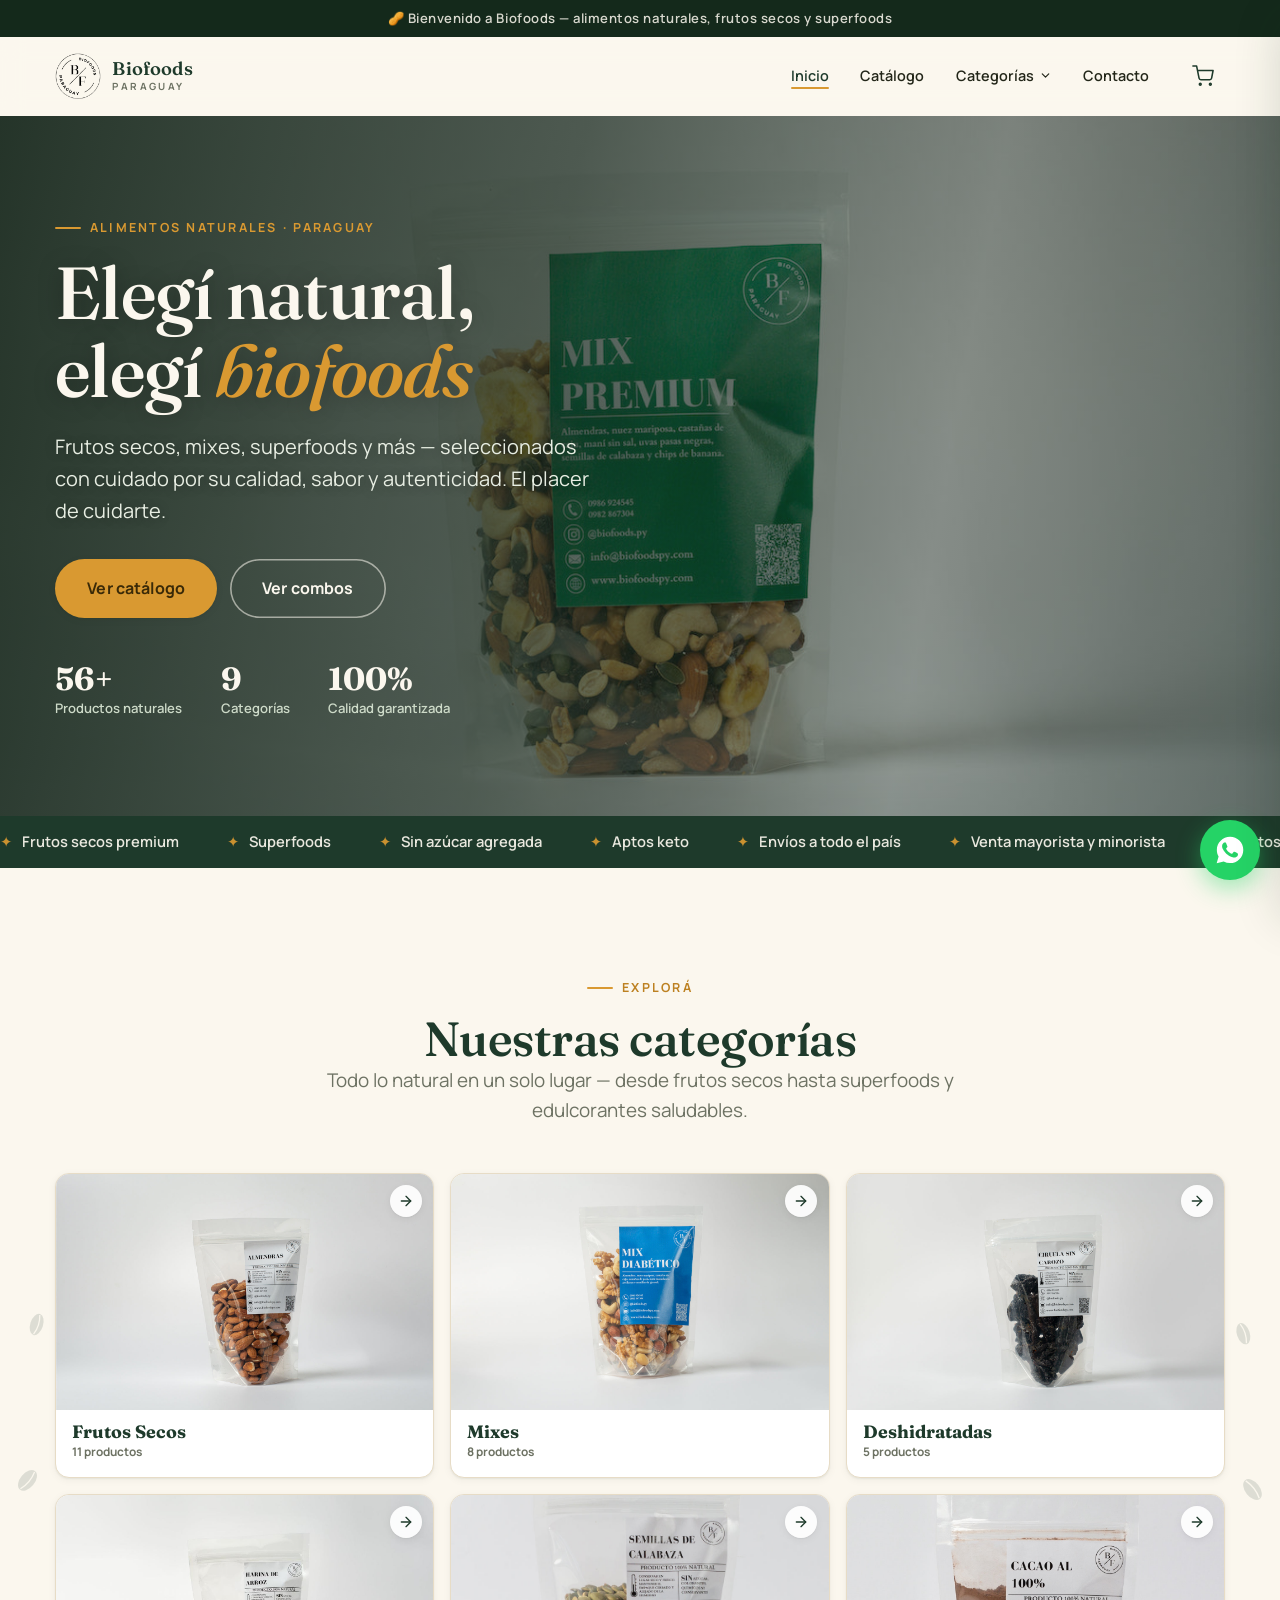
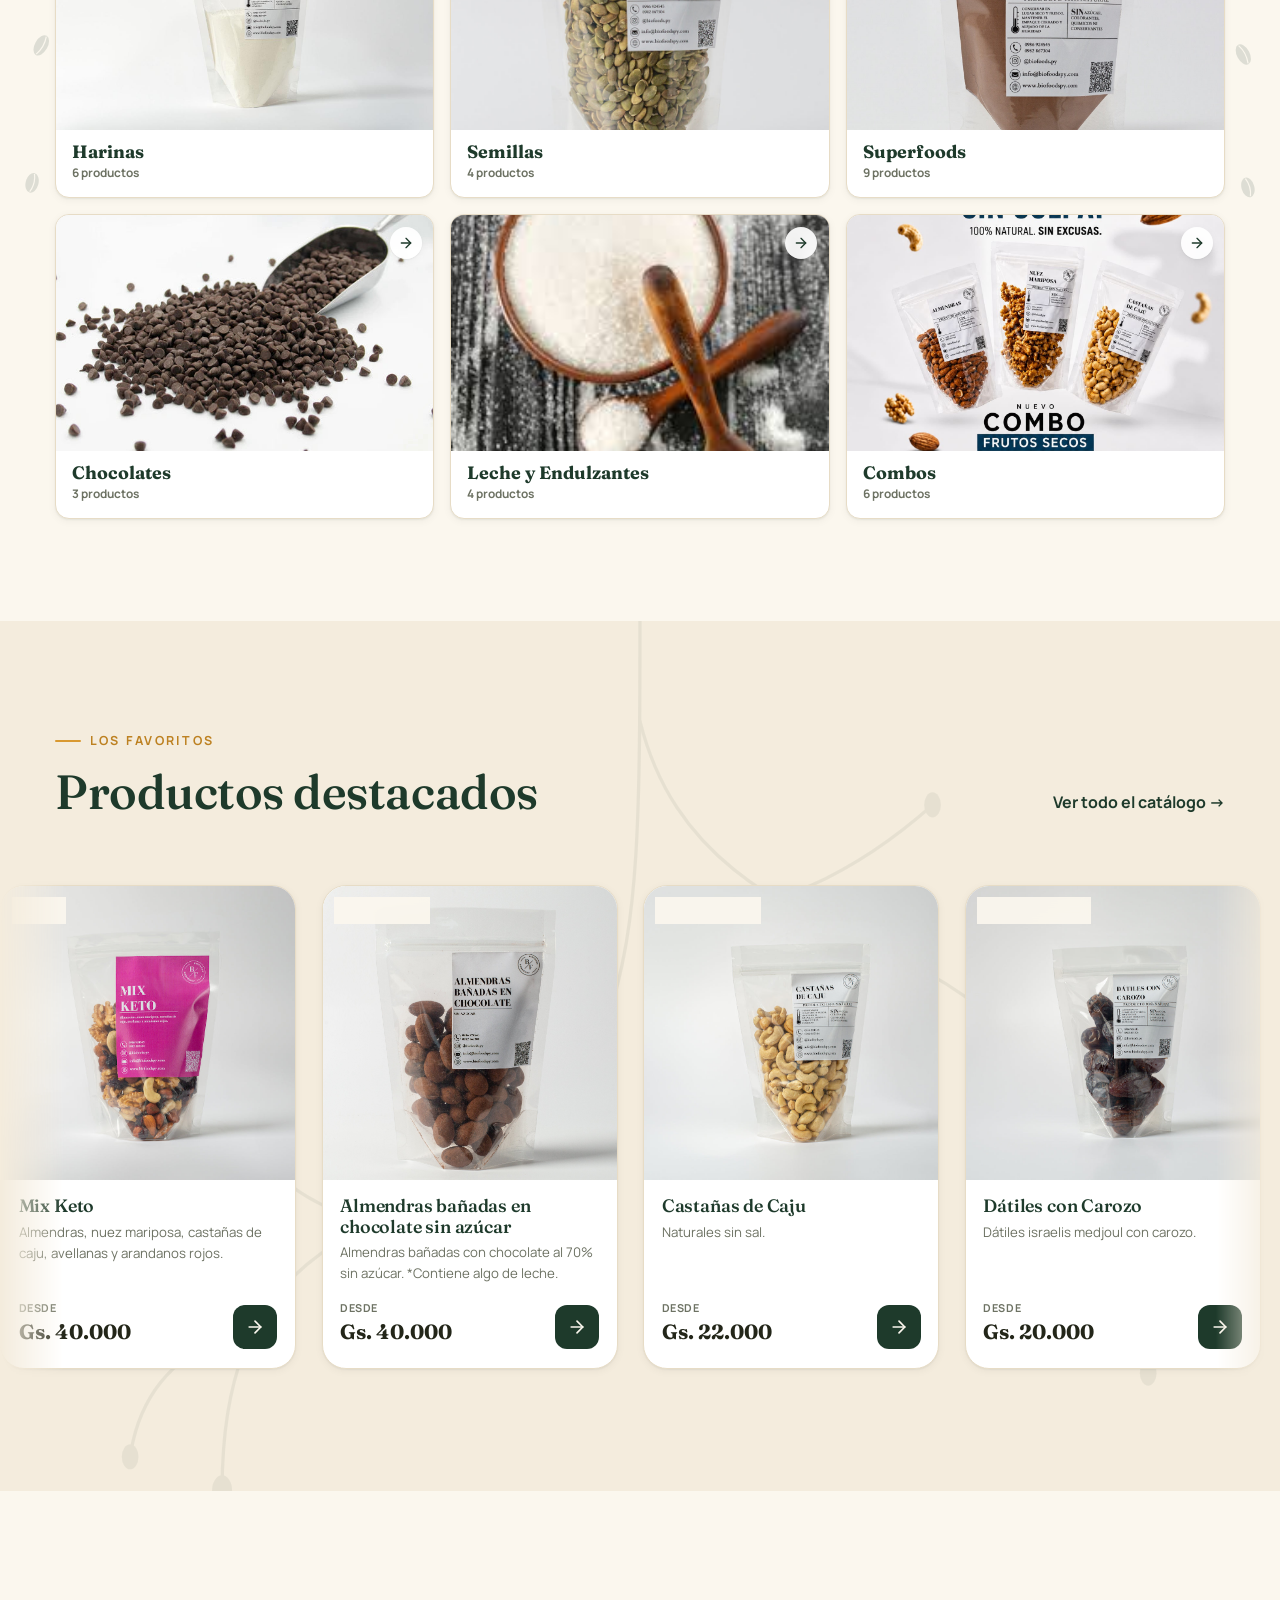
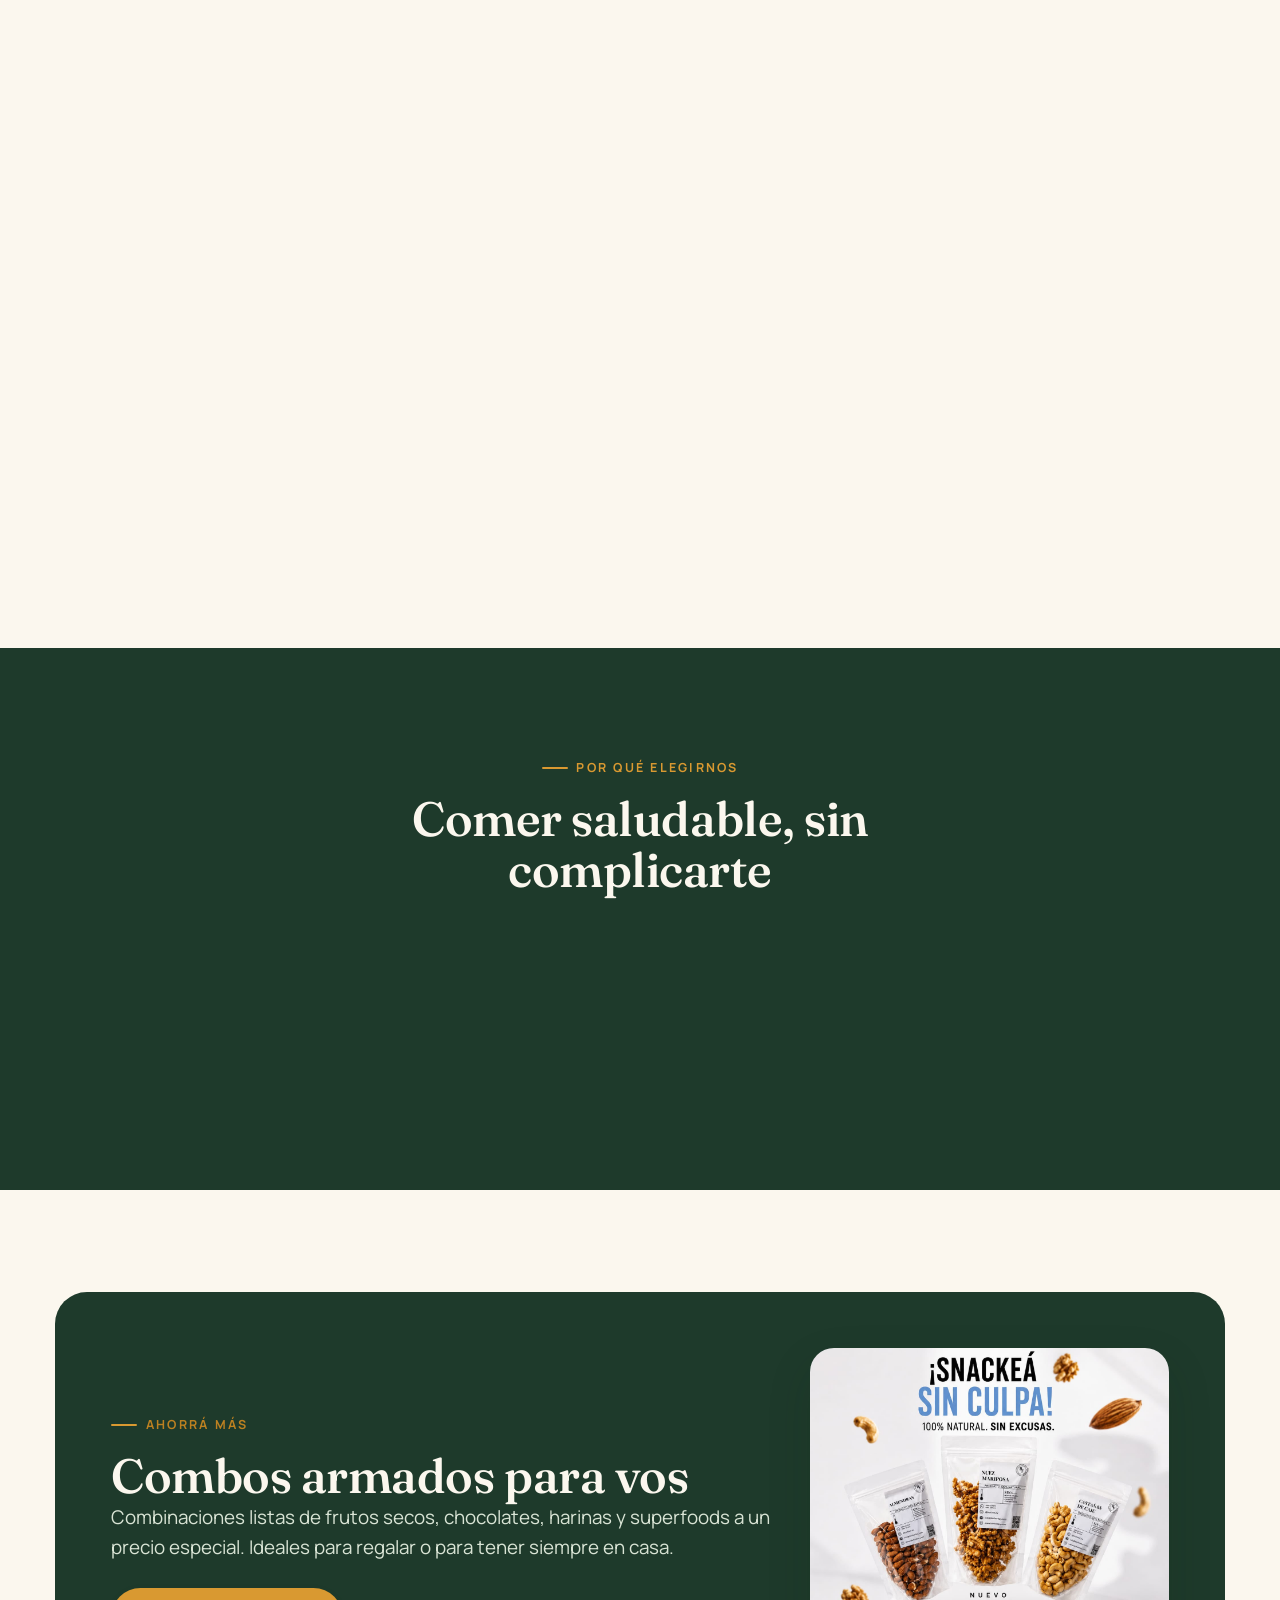
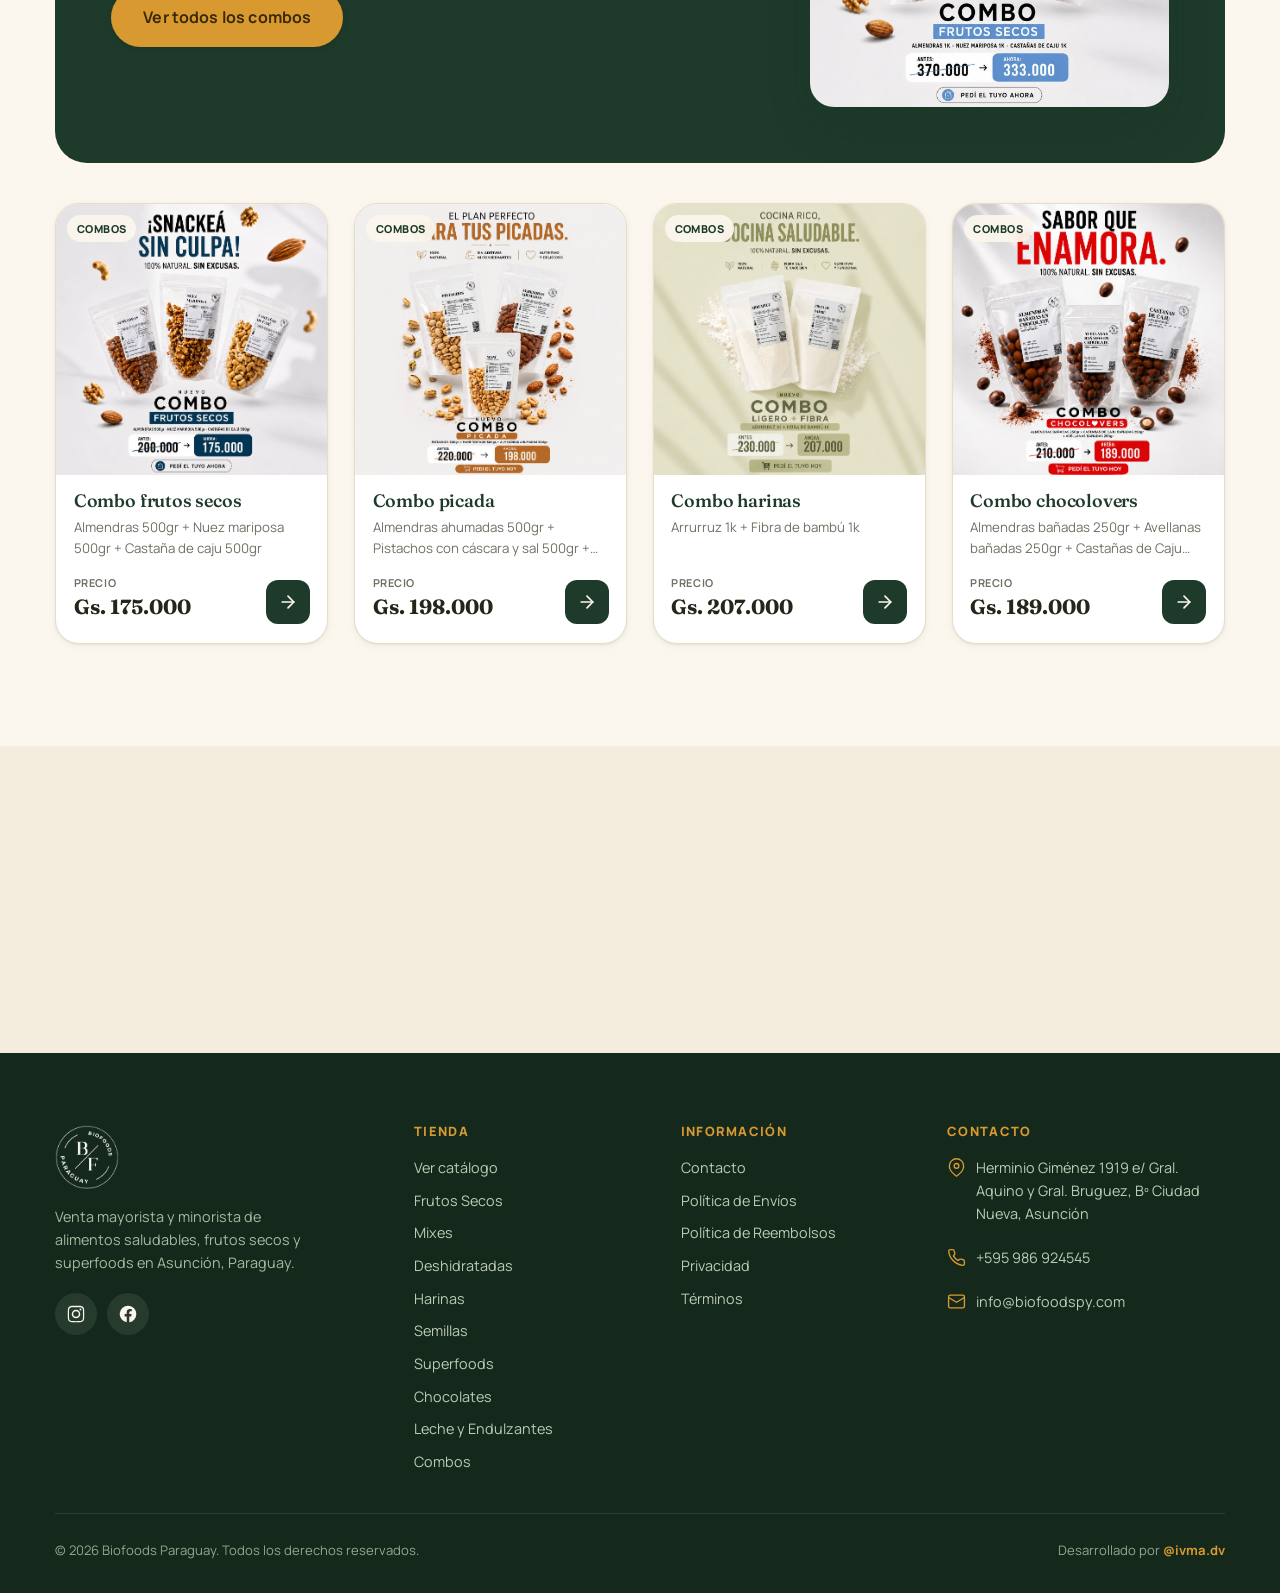
<file: index.html>
<!DOCTYPE html>
<html lang="es">
<head>
<meta charset="UTF-8">
<meta name="viewport" content="width=device-width, initial-scale=1.0">
<title>Biofoods Paraguay — Frutos secos, superfoods y alimentos naturales</title>
<meta name="description" content="Venta mayorista y minorista de frutos secos, mixes, frutas deshidratadas, harinas y superfoods en Asunción, Paraguay. Elegí natural, elegí Biofoods.">
<link rel="icon" href="assets/img/logo-black.png">
<link rel="apple-touch-icon" href="assets/img/logo-black.png">
<meta name="theme-color" content="#1e3a2b">
<link rel="canonical" href="https://biofoodspy.com/">
<meta property="og:type" content="website">
<meta property="og:site_name" content="Biofoods Paraguay">
<meta property="og:locale" content="es_PY">
<meta property="og:title" content="Biofoods Paraguay — Frutos secos, superfoods y alimentos naturales">
<meta property="og:description" content="Frutos secos, mixes, superfoods y más — seleccionados por su calidad, sabor y autenticidad. Elegí natural, elegí Biofoods.">
<meta property="og:url" content="https://biofoodspy.com/">
<meta property="og:image" content="https://biofoodspy.com/assets/img/mix-premium-1.jpg">
<meta property="og:image:width" content="1350">
<meta property="og:image:height" content="900">
<meta name="twitter:card" content="summary_large_image">
<meta name="twitter:title" content="Biofoods Paraguay — Alimentos naturales">
<meta name="twitter:description" content="Frutos secos, mixes, superfoods y más. Elegí natural, elegí Biofoods.">
<meta name="twitter:image" content="https://biofoodspy.com/assets/img/mix-premium-1.jpg">
<script type="application/ld+json">
{"@context":"https://schema.org","@type":"Store","name":"Biofoods Paraguay","image":"https://biofoodspy.com/assets/img/mix-premium-1.jpg","@id":"https://biofoodspy.com/","url":"https://biofoodspy.com/","telephone":"+595986924545","priceRange":"Gs.","address":{"@type":"PostalAddress","streetAddress":"Herminio Giménez 1919 e/ Gral. Aquino y Gral. Bruguez, Bº Ciudad Nueva","addressLocality":"Asunción","addressCountry":"PY"},"sameAs":["https://www.instagram.com/biofoods.py/","https://www.facebook.com/Biofoods-Paraguay-100071634172903/"]}
</script>
<link rel="preconnect" href="https://fonts.googleapis.com">
<link rel="preconnect" href="https://fonts.gstatic.com" crossorigin>
<link href="https://fonts.googleapis.com/css2?family=Fraunces:opsz,wght@9..144,400;9..144,500;9..144,560;9..144,600&family=Manrope:wght@400;500;600;700;800&display=swap" rel="stylesheet">
<link rel="stylesheet" href="css/styles.css">
</head>
<body data-page="home">
<div id="header-root"></div>

<main>
  <!-- HERO -->
  <section class="hero">
    <video class="hero__bg" id="heroVideo" poster="assets/img/mix-premium-1.jpg" data-desktop="assets/video/hero-desktop.mp4" data-mobile="assets/video/hero-mobile.mp4" autoplay muted loop playsinline aria-hidden="true"></video>
    <div class="hero__scrim" aria-hidden="true"></div>
    <div class="container hero__inner">
      <div class="hero__content" data-reveal>
        <span class="eyebrow">Alimentos naturales · Paraguay</span>
        <h1>Elegí natural,<br>elegí <em>biofoods</em></h1>
        <p class="hero__lead">Frutos secos, mixes, superfoods y más — seleccionados con cuidado por su calidad, sabor y autenticidad. El placer de cuidarte.</p>
        <div class="hero__cta">
          <a class="btn btn--amber btn--lg" href="catalogo.html">Ver catálogo</a>
          <a class="btn btn--outline btn--lg" href="catalogo.html?cat=combos">Ver combos</a>
        </div>
        <div class="hero__stats">
          <div class="hero__stat"><b>56+</b><span>Productos naturales</span></div>
          <div class="hero__stat"><b>9</b><span>Categorías</span></div>
          <div class="hero__stat"><b>100%</b><span>Calidad garantizada</span></div>
        </div>
      </div>
    </div>
  </section>

  <!-- TRUST MARQUEE -->
  <div class="trust" aria-hidden="true">
    <div class="trust__track">
      <span>Frutos secos premium</span><span>Superfoods</span><span>Sin azúcar agregada</span><span>Aptos keto</span><span>Envíos a todo el país</span><span>Venta mayorista y minorista</span>
      <span>Frutos secos premium</span><span>Superfoods</span><span>Sin azúcar agregada</span><span>Aptos keto</span><span>Envíos a todo el país</span><span>Venta mayorista y minorista</span>
    </div>
  </div>

  <!-- CATEGORIES -->
  <section class="section" style="position:relative;overflow:hidden">
    <div class="deco-seeds deco-seeds--left" aria-hidden="true">
      <svg viewBox="0 0 120 600" xmlns="http://www.w3.org/2000/svg" fill="currentColor">
        <g transform="rotate(18 40 60)"><ellipse cx="40" cy="60" rx="7" ry="12"/><path d="M40 49 Q44 60 40 71" stroke="var(--cream)" stroke-width="1.4" fill="none"/></g>
        <g transform="rotate(-24 80 140)"><ellipse cx="80" cy="140" rx="6" ry="10"/><path d="M80 131 Q83 140 80 149" stroke="var(--cream)" stroke-width="1.2" fill="none"/></g>
        <g transform="rotate(40 30 230)"><ellipse cx="30" cy="230" rx="8" ry="13"/><path d="M30 218 Q34 230 30 242" stroke="var(--cream)" stroke-width="1.4" fill="none"/></g>
        <g transform="rotate(-12 90 320)"><ellipse cx="90" cy="320" rx="6" ry="10"/></g>
        <g transform="rotate(30 45 410)"><ellipse cx="45" cy="410" rx="7" ry="12"/><path d="M45 399 Q49 410 45 421" stroke="var(--cream)" stroke-width="1.3" fill="none"/></g>
        <g transform="rotate(-30 85 500)"><ellipse cx="85" cy="500" rx="6" ry="10"/></g>
        <g transform="rotate(15 35 560)"><ellipse cx="35" cy="560" rx="7" ry="11"/><path d="M35 550 Q39 560 35 570" stroke="var(--cream)" stroke-width="1.3" fill="none"/></g>
      </svg>
    </div>
    <div class="deco-seeds deco-seeds--right" aria-hidden="true">
      <svg viewBox="0 0 120 600" xmlns="http://www.w3.org/2000/svg" fill="currentColor">
        <g transform="rotate(-18 80 70)"><ellipse cx="80" cy="70" rx="7" ry="12"/><path d="M80 59 Q84 70 80 81" stroke="var(--cream)" stroke-width="1.4" fill="none"/></g>
        <g transform="rotate(26 40 150)"><ellipse cx="40" cy="150" rx="6" ry="10"/><path d="M40 141 Q43 150 40 159" stroke="var(--cream)" stroke-width="1.2" fill="none"/></g>
        <g transform="rotate(-38 90 240)"><ellipse cx="90" cy="240" rx="8" ry="13"/><path d="M90 228 Q94 240 90 252" stroke="var(--cream)" stroke-width="1.4" fill="none"/></g>
        <g transform="rotate(14 35 330)"><ellipse cx="35" cy="330" rx="6" ry="10"/></g>
        <g transform="rotate(-28 80 420)"><ellipse cx="80" cy="420" rx="7" ry="12"/><path d="M80 409 Q84 420 80 431" stroke="var(--cream)" stroke-width="1.3" fill="none"/></g>
        <g transform="rotate(32 40 510)"><ellipse cx="40" cy="510" rx="6" ry="10"/></g>
        <g transform="rotate(-16 85 565)"><ellipse cx="85" cy="565" rx="7" ry="11"/><path d="M85 555 Q89 565 85 575" stroke="var(--cream)" stroke-width="1.3" fill="none"/></g>
      </svg>
    </div>
    <div class="container" style="position:relative;z-index:1">
      <div class="section-head center">
        <span class="eyebrow">Explorá</span>
        <h2>Nuestras categorías</h2>
        <p class="lead">Todo lo natural en un solo lugar — desde frutos secos hasta superfoods y edulcorantes saludables.</p>
      </div>
      <div class="cat-grid" id="homeCats"></div>
    </div>
  </section>

  <!-- FEATURED -->
  <section class="section bg-cream2 has-deco" style="position:relative;overflow:hidden">
    <div class="deco-root" aria-hidden="true">
      <svg viewBox="0 0 1440 520" preserveAspectRatio="xMidYMid slice" xmlns="http://www.w3.org/2000/svg">
        <g fill="none" stroke="currentColor" stroke-width="2" stroke-linecap="round">
          <path d="M720 -20 C720 120 720 180 700 240 C680 300 620 330 560 360 C500 390 470 430 470 520"/>
          <path d="M720 60 C740 140 800 170 870 200 C940 230 980 280 985 360"/>
          <path d="M700 240 C640 250 590 240 540 210"/>
          <path d="M735 180 C800 175 850 150 895 110"/>
          <path d="M690 300 C660 320 630 322 600 315"/>
          <path d="M760 300 C820 315 860 345 890 385"/>
          <path d="M560 360 C520 350 495 330 480 300"/>
          <path d="M470 430 C440 440 420 465 415 500"/>
          <path d="M985 360 C1010 380 1022 410 1024 450"/>
        </g>
        <g fill="currentColor">
          <ellipse cx="470" cy="520" rx="6" ry="9"/><ellipse cx="415" cy="500" rx="5" ry="7.5"/>
          <ellipse cx="985" cy="360" rx="6" ry="9"/><ellipse cx="1024" cy="450" rx="5" ry="7.5"/>
          <ellipse cx="540" cy="210" rx="5" ry="7.5"/><ellipse cx="895" cy="110" rx="5" ry="7.5"/>
          <ellipse cx="600" cy="315" rx="4.5" ry="7"/><ellipse cx="890" cy="385" rx="4.5" ry="7"/>
        </g>
      </svg>
    </div>
    <div class="container" style="position:relative;z-index:1">
      <div class="section-head" style="display:flex;justify-content:space-between;align-items:flex-end;max-width:none;gap:1rem;flex-wrap:wrap">
        <div>
          <span class="eyebrow">Los favoritos</span>
          <h2>Productos destacados</h2>
        </div>
        <a class="link-arrow" href="catalogo.html">Ver todo el catálogo →</a>
      </div>
    </div>
    <div class="carousel" id="featCarousel">
      <div class="carousel__track" id="homeFeatured"></div>
    </div>
  </section>

  <!-- ABOUT / SPLIT -->
  <section class="section">
    <div class="container split">
      <div class="split__content" data-reveal>
        <span class="eyebrow">Sobre Biofoods</span>
        <h2>El placer de cuidarte</h2>
        <p class="lead">Somos una tienda paraguaya especializada en alimentos saludables. Seleccionamos frutos secos, frutas deshidratadas, harinas y superfoods de primera calidad para que comer bien sea simple y delicioso.</p>
        <ul class="check-list">
          <li>Productos naturales, sin conservantes ni azúcar agregada innecesaria.</li>
          <li>Fraccionamos en tamaños de 100 g a 1 kg — comprás lo que necesitás.</li>
          <li>Opciones aptas para dietas keto, veganas y sin gluten.</li>
          <li>Venta mayorista y minorista con atención personalizada.</li>
        </ul>
        <a class="btn" href="contacto.html" style="margin-top:1.8rem">Conocé más</a>
      </div>
      <div class="split__media" data-reveal data-delay="1">
        <img src="assets/img/mix-personalizado.jpg" alt="Mix personalizado de frutos secos Biofoods">
      </div>
    </div>
  </section>

  <!-- BENEFITS -->
  <section class="section bg-forest">
    <div class="container">
      <div class="section-head center">
        <span class="eyebrow">Por qué elegirnos</span>
        <h2>Comer saludable, sin complicarte</h2>
      </div>
      <div class="benefits">
        <div class="benefit" data-reveal><div class="benefit__ic">🌱</div><h3>100% natural</h3><p>Seleccionamos cada producto por su calidad, frescura y autenticidad.</p></div>
        <div class="benefit" data-reveal data-delay="1"><div class="benefit__ic">🚚</div><h3>Envíos a todo el país</h3><p>Recibí tu pedido en 1 a 7 días hábiles, o retiralo en nuestro local.</p></div>
        <div class="benefit" data-reveal data-delay="2"><div class="benefit__ic">💬</div><h3>Atención directa</h3><p>Te acompañamos por WhatsApp antes, durante y después de tu compra.</p></div>
        <div class="benefit" data-reveal data-delay="3"><div class="benefit__ic">🥇</div><h3>Mayorista y minorista</h3><p>Precios y tamaños pensados para tu casa o tu emprendimiento.</p></div>
      </div>
    </div>
  </section>

  <!-- COMBOS -->
  <section class="section">
    <div class="container">
      <div class="combo-cta" data-reveal>
        <div>
          <span class="eyebrow">Ahorrá más</span>
          <h2>Combos armados para vos</h2>
          <p class="lead" style="color:#d9e4d5;margin-bottom:1.6rem">Combinaciones listas de frutos secos, chocolates, harinas y superfoods a un precio especial. Ideales para regalar o para tener siempre en casa.</p>
          <a class="btn btn--amber btn--lg" href="catalogo.html?cat=combos">Ver todos los combos</a>
        </div>
        <div class="combo-cta__img"><img src="assets/img/almendras.jpg" alt="Combo de frutos secos Biofoods"></div>
      </div>
      <div class="product-grid" id="homeCombos" style="margin-top:2.5rem"></div>
    </div>
  </section>

  <!-- CTA -->
  <section class="section--tight bg-cream2">
    <div class="container" style="text-align:center;display:flex;flex-direction:column;align-items:center;gap:1.2rem" data-reveal>
      <h2>¿Listo para elegir natural?</h2>
      <p class="lead" style="text-align:center">Armá tu pedido online y coordinámoslo por WhatsApp en minutos.</p>
      <div style="display:flex;gap:.8rem;flex-wrap:wrap;justify-content:center">
        <a class="btn btn--lg" href="catalogo.html">Empezar a comprar</a>
        <a class="btn btn--wa btn--lg" href="https://wa.me/595986924545?text=Hola%20Biofoods!%20Quiero%20hacer%20un%20pedido%20%F0%9F%A5%9C" target="_blank" rel="noopener">Escribir por WhatsApp</a>
      </div>
    </div>
  </section>
</main>

<div id="footer-root"></div>
<script src="js/catalog-data.js"></script>
<script src="js/app.js"></script>
</body>
</html>
</file>
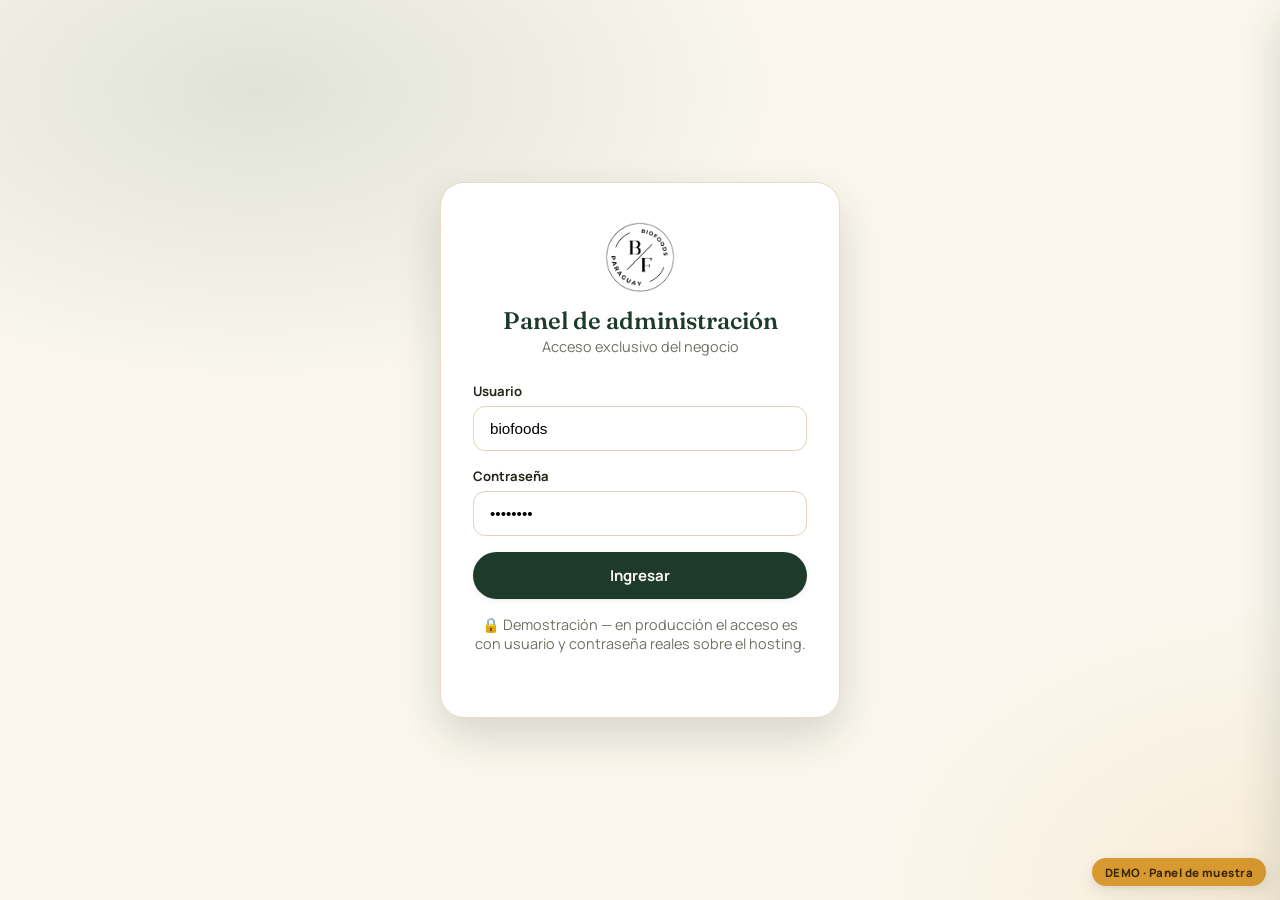
<file: admin.html>
<!DOCTYPE html>
<html lang="es">
<head>
<meta charset="UTF-8">
<meta name="viewport" content="width=device-width, initial-scale=1.0">
<title>Panel de administración — Biofoods (demo)</title>
<meta name="robots" content="noindex">
<link rel="icon" href="assets/img/logo-black.png">
<link rel="preconnect" href="https://fonts.googleapis.com">
<link rel="preconnect" href="https://fonts.gstatic.com" crossorigin>
<link href="https://fonts.googleapis.com/css2?family=Fraunces:opsz,wght@9..144,400;9..144,500;9..144,560;9..144,600&family=Manrope:wght@400;500;600;700;800&display=swap" rel="stylesheet">
<style>
:root{
  --forest:#1e3a2b;--forest-600:#2f5340;--pine:#14291b;--cream:#fbf7ee;--cream-2:#f4ecdd;
  --sand:#e7dcc6;--sand-line:#ded2b9;--amber:#d99931;--amber-600:#bd8121;--terracotta:#bd6440;
  --ink:#232619;--muted:#6d7263;--white:#fff;
  --font-display:"Fraunces",Georgia,serif;--font-sans:"Manrope",system-ui,sans-serif;
  --shadow-sm:0 1px 2px rgba(20,41,27,.06),0 2px 8px rgba(20,41,27,.05);
  --shadow-md:0 6px 18px rgba(20,41,27,.09),0 2px 6px rgba(20,41,27,.05);
  --shadow-lg:0 18px 44px rgba(20,41,27,.16);--ease:cubic-bezier(.22,.61,.36,1);
}
*,*::before,*::after{box-sizing:border-box;margin:0;padding:0}
body{font-family:var(--font-sans);color:var(--ink);background:var(--cream-2);font-size:15px;-webkit-font-smoothing:antialiased}
button{cursor:pointer;font:inherit;border:none;background:none}
img{max-width:100%;display:block}
[hidden]{display:none!important}
h1,h2,h3{font-family:var(--font-display);font-weight:560;color:var(--forest);line-height:1.1}

/* ---- Demo banner ---- */
.demo-tag{position:fixed;bottom:14px;right:14px;z-index:60;background:var(--amber);color:#3a2a08;font-weight:800;
  font-size:.72rem;letter-spacing:.04em;padding:.4rem .8rem;border-radius:100px;box-shadow:var(--shadow-md)}

/* ---- Login ---- */
.login{min-height:100vh;display:grid;place-items:center;padding:1.5rem;
  background:radial-gradient(900px 500px at 20% 10%,rgba(60,102,80,.14),transparent 60%),
  radial-gradient(700px 500px at 100% 100%,rgba(217,153,49,.12),transparent 60%),var(--cream)}
.login__card{width:min(400px,100%);background:var(--white);border:1px solid var(--sand);border-radius:24px;
  padding:2.4rem 2rem;box-shadow:var(--shadow-lg);text-align:center}
.login__card img{width:70px;height:70px;margin:0 auto 1rem}
.login__card h1{font-size:1.5rem;margin-bottom:.2rem}
.login__card p{color:var(--muted);font-size:.9rem;margin-bottom:1.6rem}
.login__field{text-align:left;margin-bottom:1rem}
.login__field label{display:block;font-weight:700;font-size:.82rem;margin-bottom:.4rem}
.login__field input{width:100%;padding:.8rem 1rem;border:1.6px solid var(--sand-line);border-radius:12px;font-size:.95rem}
.login__field input:focus{outline:none;border-color:var(--forest);box-shadow:0 0 0 4px rgba(30,58,43,.08)}
.btn{display:inline-flex;align-items:center;justify-content:center;gap:.5rem;background:var(--forest);color:var(--cream);
  font-weight:700;padding:.85em 1.5em;border-radius:100px;transition:transform .2s var(--ease),background .2s,box-shadow .2s;box-shadow:var(--shadow-sm)}
.btn:hover{background:var(--forest-600);transform:translateY(-1px);box-shadow:var(--shadow-md)}
.btn--block{width:100%}
.btn--amber{background:var(--amber);color:#3a2a08}.btn--amber:hover{background:var(--amber-600)}
.btn--ghost{background:transparent;color:var(--forest);box-shadow:inset 0 0 0 1.5px var(--sand-line)}
.btn--ghost:hover{background:var(--cream-2);box-shadow:inset 0 0 0 1.5px var(--forest)}
.btn--sm{padding:.5em 1em;font-size:.85rem}
.login__hint{margin-top:1rem;font-size:.78rem;color:var(--muted)}

/* ---- App shell ---- */
.app{display:grid;grid-template-columns:238px 1fr;min-height:100vh}
.sidebar{background:var(--pine);color:#cbd6c6;padding:1.4rem 1rem;display:flex;flex-direction:column;position:sticky;top:0;height:100vh}
.sidebar__brand{display:flex;align-items:center;gap:.6rem;padding:.2rem .4rem 1.4rem;border-bottom:1px solid rgba(255,255,255,.1);margin-bottom:1rem}
.sidebar__brand img{width:40px;height:40px;filter:brightness(0) invert(1)}
.sidebar__brand b{font-family:var(--font-display);color:var(--cream);font-size:1.1rem;line-height:1}
.sidebar__brand span{font-size:.62rem;letter-spacing:.2em;text-transform:uppercase;color:#9db096}
.nav-item{display:flex;align-items:center;gap:.7rem;padding:.7rem .8rem;border-radius:12px;color:#bdcab6;font-weight:600;font-size:.92rem;transition:background .2s,color .2s;width:100%;text-align:left}
.nav-item svg{width:19px;height:19px;stroke-width:1.8}
.nav-item:hover{background:rgba(255,255,255,.06);color:var(--cream)}
.nav-item.active{background:var(--forest-600);color:var(--cream)}
.sidebar__foot{margin-top:auto;padding-top:1rem;border-top:1px solid rgba(255,255,255,.1)}
.sidebar__user{display:flex;align-items:center;gap:.6rem;font-size:.85rem;color:#cbd6c6;margin-bottom:.7rem}
.sidebar__user .av{width:34px;height:34px;border-radius:50%;background:var(--amber);color:#3a2a08;display:grid;place-items:center;font-weight:800}

.main{padding:1.6rem clamp(1rem,3vw,2rem);min-width:0}
.topbar{display:flex;align-items:center;justify-content:space-between;gap:1rem;margin-bottom:1.6rem;flex-wrap:wrap}
.topbar h1{font-size:1.7rem}
.topbar .sub{color:var(--muted);font-size:.88rem;margin-top:.15rem}
.menu-btn{display:none}

/* ---- KPIs ---- */
.kpis{display:grid;grid-template-columns:repeat(4,1fr);gap:1rem;margin-bottom:1.6rem}
.kpi{background:var(--white);border:1px solid var(--sand);border-radius:18px;padding:1.1rem 1.2rem;box-shadow:var(--shadow-sm)}
.kpi__label{font-size:.78rem;font-weight:700;color:var(--muted);text-transform:uppercase;letter-spacing:.04em;display:flex;align-items:center;gap:.5rem}
.kpi__label .ic{width:30px;height:30px;border-radius:9px;background:var(--cream-2);display:grid;place-items:center;font-size:.95rem}
.kpi__val{font-family:var(--font-display);font-size:1.75rem;color:var(--forest);margin-top:.5rem;line-height:1}
.kpi__val small{font-size:.9rem;color:var(--muted);font-family:var(--font-sans);font-weight:600}
.kpi--amber .kpi__val{color:var(--amber-600)}

/* ---- Panel / table ---- */
.panel{background:var(--white);border:1px solid var(--sand);border-radius:20px;box-shadow:var(--shadow-sm);overflow:hidden}
.panel__head{display:flex;align-items:center;justify-content:space-between;gap:1rem;padding:1.1rem 1.2rem;border-bottom:1px solid var(--cream-2);flex-wrap:wrap}
.panel__head h2{font-size:1.15rem}
.filters{display:flex;gap:.6rem;flex-wrap:wrap;align-items:center}
.search{position:relative}
.search svg{position:absolute;left:.7rem;top:50%;transform:translateY(-50%);width:17px;height:17px;color:var(--muted)}
.search input{padding:.55rem .8rem .55rem 2.1rem;border:1.5px solid var(--sand-line);border-radius:100px;font-size:.88rem;width:210px}
.search input:focus{outline:none;border-color:var(--forest)}
.sel{padding:.55rem .8rem;border:1.5px solid var(--sand-line);border-radius:100px;font-size:.88rem;font-weight:600;background:var(--white);cursor:pointer}
.table-wrap{overflow-x:auto}
table{width:100%;border-collapse:collapse;min-width:820px}
th{text-align:left;font-size:.72rem;text-transform:uppercase;letter-spacing:.05em;color:var(--muted);font-weight:800;padding:.7rem 1rem;background:var(--cream);position:sticky;top:0}
td{padding:.75rem 1rem;border-top:1px solid var(--cream-2);font-size:.88rem;vertical-align:middle}
tbody tr{cursor:pointer;transition:background .15s}
tbody tr:hover{background:#faf6ec}
.o-id{font-weight:800;color:var(--forest)}
.o-cli b{display:block;font-weight:700}
.o-cli span{font-size:.78rem;color:var(--muted)}
.o-total{font-family:var(--font-display);font-weight:600}
.pill{display:inline-block;padding:.22rem .6rem;border-radius:100px;font-size:.74rem;font-weight:800;white-space:nowrap}
.pill--pending{background:#fbeccb;color:#8a6516}
.pill--paid{background:#d8ecdc;color:#1f6b3a}
.pill--done{background:#dbe6f5;color:#2b4c7e}
.pill--cancel{background:#f2dcd4;color:#9a4526}
.src{display:inline-flex;align-items:center;gap:.35rem;font-weight:600;font-size:.82rem}
.dot{width:8px;height:8px;border-radius:50%;display:inline-block}
.empty{padding:3rem;text-align:center;color:var(--muted)}

/* ---- Detail drawer ---- */
.overlay{position:fixed;inset:0;background:rgba(20,41,27,.42);backdrop-filter:blur(2px);z-index:80;opacity:0;visibility:hidden;transition:.25s}
.overlay.open{opacity:1;visibility:visible}
.drawer{position:fixed;top:0;right:0;height:100vh;width:min(440px,100%);background:var(--cream);z-index:90;transform:translateX(100%);transition:transform .35s var(--ease);box-shadow:var(--shadow-lg);display:flex;flex-direction:column}
.drawer.open{transform:none}
.drawer__head{display:flex;align-items:center;justify-content:space-between;padding:1.2rem 1.3rem;border-bottom:1px solid var(--sand)}
.drawer__head h3{font-size:1.35rem}
.icon-btn{width:38px;height:38px;border-radius:50%;display:grid;place-items:center;color:var(--forest);transition:background .2s}
.icon-btn:hover{background:var(--cream-2)}
.drawer__body{flex:1;overflow-y:auto;padding:1.3rem}
.d-block{margin-bottom:1.3rem}
.d-block h4{font-size:.75rem;text-transform:uppercase;letter-spacing:.06em;color:var(--muted);margin-bottom:.5rem;font-family:var(--font-sans);font-weight:800}
.d-row{display:flex;justify-content:space-between;gap:1rem;padding:.3rem 0;font-size:.9rem}
.d-row span:first-child{color:var(--muted)}
.d-row b{font-weight:700}
.d-item{display:flex;gap:.7rem;align-items:center;padding:.5rem 0;border-bottom:1px solid var(--cream-2)}
.d-item img{width:44px;height:44px;border-radius:9px;object-fit:cover;background:var(--cream-2)}
.d-item .n{flex:1;font-size:.86rem}.d-item .n span{color:var(--muted);font-size:.78rem}
.proof{display:flex;align-items:center;gap:.7rem;background:var(--white);border:1px dashed var(--sand-line);border-radius:12px;padding:.8rem}
.proof .thumb{width:46px;height:46px;border-radius:8px;background:var(--cream-2);display:grid;place-items:center;font-size:1.3rem}
.proof b{display:block;font-size:.85rem}.proof span{font-size:.76rem;color:var(--muted)}
.drawer__foot{padding:1.1rem 1.3rem;border-top:1px solid var(--sand);background:var(--cream-2);display:flex;gap:.6rem;flex-wrap:wrap}

@media (max-width:860px){
  .app{grid-template-columns:1fr}
  .sidebar{position:fixed;left:0;top:0;z-index:100;transform:translateX(-100%);transition:transform .3s var(--ease);width:240px}
  .sidebar.open{transform:none}
  .menu-btn{display:grid}
  .kpis{grid-template-columns:1fr 1fr}
}
@media (max-width:520px){.kpis{grid-template-columns:1fr 1fr;gap:.7rem}.search input{width:150px}}
</style>
</head>
<body>

<!-- ===== LOGIN ===== -->
<div class="login" id="loginView">
  <div class="login__card">
    <img src="assets/img/logo-black.png" alt="Biofoods">
    <h1>Panel de administración</h1>
    <p>Acceso exclusivo del negocio</p>
    <form id="loginForm">
      <div class="login__field"><label>Usuario</label><input type="text" value="biofoods" autocomplete="username"></div>
      <div class="login__field"><label>Contraseña</label><input type="password" value="demo1234" autocomplete="current-password"></div>
      <button class="btn btn--block" type="submit">Ingresar</button>
    </form>
    <p class="login__hint">🔒 Demostración — en producción el acceso es con usuario y contraseña reales sobre el hosting.</p>
  </div>
</div>

<!-- ===== APP ===== -->
<div class="app" id="appView" hidden>
  <aside class="sidebar" id="sidebar">
    <div class="sidebar__brand">
      <img src="assets/img/logo-black.png" alt="">
      <div><b>Biofoods</b><br><span>Admin</span></div>
    </div>
    <nav>
      <button class="nav-item active"><svg viewBox="0 0 24 24" fill="none" stroke="currentColor" stroke-linecap="round" stroke-linejoin="round"><path d="M6 2 3 6v14a2 2 0 0 0 2 2h14a2 2 0 0 0 2-2V6l-3-4z"/><path d="M3 6h18"/><path d="M16 10a4 4 0 0 1-8 0"/></svg> Pedidos</button>
      <button class="nav-item"><svg viewBox="0 0 24 24" fill="none" stroke="currentColor" stroke-linecap="round" stroke-linejoin="round"><path d="M20 7 12 3 4 7l8 4 8-4z"/><path d="M4 7v10l8 4 8-4V7"/><path d="m12 11v10"/></svg> Productos</button>
      <button class="nav-item"><svg viewBox="0 0 24 24" fill="none" stroke="currentColor" stroke-linecap="round" stroke-linejoin="round"><path d="M3 3v18h18"/><rect x="7" y="10" width="3" height="8"/><rect x="12" y="6" width="3" height="12"/><rect x="17" y="13" width="3" height="5"/></svg> Reportes</button>
      <button class="nav-item"><svg viewBox="0 0 24 24" fill="none" stroke="currentColor" stroke-linecap="round" stroke-linejoin="round"><circle cx="12" cy="12" r="3"/><path d="M19.4 15a1.65 1.65 0 0 0 .33 1.82l.06.06a2 2 0 1 1-2.83 2.83l-.06-.06a1.65 1.65 0 0 0-1.82-.33 1.65 1.65 0 0 0-1 1.51V21a2 2 0 0 1-4 0v-.09A1.65 1.65 0 0 0 9 19.4a1.65 1.65 0 0 0-1.82.33l-.06.06a2 2 0 1 1-2.83-2.83l.06-.06a1.65 1.65 0 0 0 .33-1.82 1.65 1.65 0 0 0-1.51-1H3a2 2 0 0 1 0-4h.09A1.65 1.65 0 0 0 4.6 9a1.65 1.65 0 0 0-.33-1.82l-.06-.06a2 2 0 1 1 2.83-2.83l.06.06a1.65 1.65 0 0 0 1.82.33H9a1.65 1.65 0 0 0 1-1.51V3a2 2 0 0 1 4 0v.09a1.65 1.65 0 0 0 1 1.51 1.65 1.65 0 0 0 1.82-.33l.06-.06a2 2 0 1 1 2.83 2.83l-.06.06a1.65 1.65 0 0 0-.33 1.82V9a1.65 1.65 0 0 0 1.51 1H21a2 2 0 0 1 0 4h-.09a1.65 1.65 0 0 0-1.51 1z"/></svg> Ajustes</button>
    </nav>
    <div class="sidebar__foot">
      <div class="sidebar__user"><span class="av">B</span><div><b style="color:var(--cream)">Biofoods</b><br><span style="color:#9db096">Administrador</span></div></div>
      <button class="nav-item" id="logoutBtn"><svg viewBox="0 0 24 24" fill="none" stroke="currentColor" stroke-linecap="round" stroke-linejoin="round"><path d="M9 21H5a2 2 0 0 1-2-2V5a2 2 0 0 1 2-2h4"/><path d="m16 17 5-5-5-5"/><path d="M21 12H9"/></svg> Cerrar sesión</button>
    </div>
  </aside>

  <main class="main">
    <div class="topbar">
      <div style="display:flex;align-items:center;gap:.8rem">
        <button class="icon-btn menu-btn" id="menuBtn"><svg viewBox="0 0 24 24" fill="none" stroke="currentColor" stroke-width="2" stroke-linecap="round"><line x1="3" y1="6" x2="21" y2="6"/><line x1="3" y1="12" x2="21" y2="12"/><line x1="3" y1="18" x2="21" y2="18"/></svg></button>
        <div><h1>Pedidos</h1><div class="sub" id="topSub"></div></div>
      </div>
      <button class="btn btn--ghost btn--sm" id="exportBtn"><svg viewBox="0 0 24 24" width="16" height="16" fill="none" stroke="currentColor" stroke-width="1.8" stroke-linecap="round" stroke-linejoin="round" style="margin-right:.3rem"><path d="M21 15v4a2 2 0 0 1-2 2H5a2 2 0 0 1-2-2v-4"/><polyline points="7 10 12 15 17 10"/><line x1="12" y1="15" x2="12" y2="3"/></svg> Exportar Excel</button>
    </div>

    <div class="kpis" id="kpis"></div>

    <div class="panel">
      <div class="panel__head">
        <h2>Todos los pedidos</h2>
        <div class="filters">
          <div class="search"><svg viewBox="0 0 24 24" fill="none" stroke="currentColor" stroke-width="1.8" stroke-linecap="round"><circle cx="11" cy="11" r="8"/><line x1="21" y1="21" x2="16.65" y2="16.65"/></svg><input id="q" type="search" placeholder="Buscar cliente o N°…"></div>
          <select class="sel" id="fStatus"><option value="">Todos los estados</option><option value="pending">Pendiente</option><option value="paid">Pagado</option><option value="done">Entregado</option><option value="cancel">Cancelado</option></select>
          <select class="sel" id="fSource"><option value="">Todos los orígenes</option><option>Instagram</option><option>Facebook</option><option>Directo</option><option>Google</option></select>
        </div>
      </div>
      <div class="table-wrap">
        <table>
          <thead><tr><th>N°</th><th>Fecha</th><th>Cliente</th><th>Total</th><th>Entrega</th><th>Pago</th><th>Origen</th><th>Estado</th></tr></thead>
          <tbody id="rows"></tbody>
        </table>
      </div>
      <div class="empty" id="empty" hidden>No hay pedidos con esos filtros.</div>
    </div>
  </main>
</div>

<!-- Detail drawer -->
<div class="overlay" id="ov"></div>
<aside class="drawer" id="drawer">
  <div class="drawer__head"><h3 id="dTitle">Pedido</h3><button class="icon-btn" id="dClose"><svg viewBox="0 0 24 24" fill="none" stroke="currentColor" stroke-width="2" stroke-linecap="round"><line x1="18" y1="6" x2="6" y2="18"/><line x1="6" y1="6" x2="18" y2="18"/></svg></button></div>
  <div class="drawer__body" id="dBody"></div>
  <div class="drawer__foot" id="dFoot"></div>
</aside>

<div class="demo-tag">DEMO · Panel de muestra</div>

<script>
// ---------- sample data ----------
const money = n => "Gs. " + Number(n).toLocaleString("de-DE");
const IMG = "assets/img/";
const SRC = { Instagram:"#c13584", Facebook:"#1877f2", Directo:"#6d7263", Google:"#ea4335" };
let ORDERS = [
 {id:"0148",date:"10/09 14:23",name:"María López",email:"maria.lopez@gmail.com",phone:"0981 234 567",items:[["Mix Keto","500 Gr.",1,65000,"mix-keto"],["Castañas de Caju","250 Gr.",1,45000,"castanas-de-caju"]],ship:25000,city:"Luque",deliv:"Envío",pay:"Transferencia",src:"Instagram",status:"pending",proof:"comprobante-0148.jpg"},
 {id:"0147",date:"10/09 12:05",name:"Juan Giménez",email:"juangimenez@hotmail.com",phone:"0972 887 145",items:[["Almendras","1 KG.",1,110000,"almendras-naturales"]],ship:20000,city:"Asunción",deliv:"Envío",pay:"Tarjeta",src:"Facebook",status:"paid"},
 {id:"0146",date:"10/09 10:41",name:"Sofía Benítez",email:"sofiab@gmail.com",phone:"0983 551 020",items:[["Combo chocolovers","",1,189000,"combo-chocolates"]],ship:0,city:"",deliv:"Retiro",pay:"Transferencia",src:"Instagram",status:"paid",proof:"comprobante-0146.pdf"},
 {id:"0145",date:"09/09 19:12",name:"Diego Rojas",email:"diego.rojas@gmail.com",phone:"0961 402 338",items:[["Spirulina 100% Puro","250 Gr.",1,70000,"spirulina-100-puro"],["Maca Peruana","250 Gr.",1,45000,"maca-peruana"]],ship:30000,city:"San Lorenzo",deliv:"Envío",pay:"Tarjeta",src:"Google",status:"done"},
 {id:"0144",date:"09/09 16:50",name:"Carla Duarte",email:"carla.d@gmail.com",phone:"0985 771 664",items:[["Dátiles con Carozo","500 Gr.",2,55000,"datiles-con-carozo"]],ship:25000,city:"Fernando de la Mora",deliv:"Envío",pay:"Transferencia",src:"Directo",status:"pending",proof:"comprobante-0144.jpg"},
 {id:"0143",date:"09/09 13:22",name:"Andrés Villalba",email:"avillalba@gmail.com",phone:"0971 209 553",items:[["Harina de Almendras sin Piel","1 Kg.",1,120000,"harina-de-almendras-sin-piel"]],ship:0,city:"",deliv:"Retiro",pay:"Tarjeta",src:"Instagram",status:"paid"},
 {id:"0142",date:"08/09 20:03",name:"Lucía Franco",email:"lu.franco@gmail.com",phone:"0982 118 907",items:[["Mix Antioxidante","500 Gr.",1,55000,"mix-antioxidante"],["Arándanos Rojos","250 Gr.",1,30000,"arandanos-rojos"],["Chips de Banana","250 Gr.",1,30000,"chips-de-banana"]],ship:35000,city:"Mariano R. Alonso",deliv:"Envío",pay:"Transferencia",src:"Facebook",status:"done",proof:"comprobante-0142.jpg"},
 {id:"0141",date:"08/09 15:44",name:"Pedro Martínez",email:"pedrom@gmail.com",phone:"0991 553 210",items:[["Castañas De Para","500 Gr.",1,100000,"castanas-de-para"]],ship:20000,city:"Asunción",deliv:"Envío",pay:"Tarjeta",src:"Directo",status:"paid"},
 {id:"0140",date:"08/09 11:10",name:"Gabriela Ruiz",email:"gaby.ruiz@gmail.com",phone:"0984 662 471",items:[["Colágeno Hidrolizado","250 Gr.",1,70000,"colageno-hidrolizado"]],ship:0,city:"",deliv:"Retiro",pay:"Transferencia",src:"Instagram",status:"pending",proof:"comprobante-0140.jpg"},
 {id:"0139",date:"07/09 18:30",name:"Marcos Aquino",email:"marcos.aquino@gmail.com",phone:"0976 330 118",items:[["Combo frutos secos","",1,175000,"combo-frutos-secos"]],ship:30000,city:"Interior (Transportadora)",deliv:"Envío",pay:"Tarjeta",src:"Instagram",status:"done"},
 {id:"0138",date:"07/09 14:02",name:"Valeria Cáceres",email:"vale.caceres@gmail.com",phone:"0983 901 745",items:[["Nuez Mariposa","500 Gr.",1,60000,"nuez-mariposa"],["Almendras bañadas en chocolate sin azúcar","250 Gr.",1,70000,"almendras-banadas-en-chocolate-sin-azucar"]],ship:25000,city:"Lambaré",deliv:"Envío",pay:"Transferencia",src:"Facebook",status:"paid",proof:"comprobante-0138.pdf"},
 {id:"0137",date:"06/09 21:15",name:"Ramón Ortiz",email:"ramon.ortiz@gmail.com",phone:"0961 774 289",items:[["Pistachos con cáscara y sal","500 Gr.",1,115000,"pistachos"]],ship:20000,city:"Asunción",deliv:"Envío",pay:"Tarjeta",src:"Google",status:"cancel"},
];
const catImg = h => IMG + (h||"logo-black") + ".jpg";

// ---------- login ----------
const $ = s => document.querySelector(s);
$("#loginForm").addEventListener("submit", e=>{ e.preventDefault(); $("#loginView").hidden=true; $("#appView").hidden=false; render(); });
$("#logoutBtn").addEventListener("click", ()=>{ $("#appView").hidden=true; $("#loginView").hidden=false; });
$("#menuBtn").addEventListener("click", ()=> $("#sidebar").classList.toggle("open"));
$("#exportBtn").addEventListener("click", ()=> alert("Demo: en producción exporta la lista filtrada a un archivo Excel/CSV."));

// ---------- KPIs ----------
function renderKPIs(){
  const paid = ORDERS.filter(o=>o.status==="paid"||o.status==="done");
  const rev = paid.reduce((s,o)=>s+total(o),0);
  const pend = ORDERS.filter(o=>o.status==="pending").length;
  const bySrc = {}; ORDERS.forEach(o=>bySrc[o.src]=(bySrc[o.src]||0)+1);
  const topSrc = Object.entries(bySrc).sort((a,b)=>b[1]-a[1])[0];
  const kpis=[
    {label:"Ventas (semana)",ic:"💰",val:money(rev),cls:""},
    {label:"Pedidos",ic:"📦",val:ORDERS.length+" <small>total</small>",cls:""},
    {label:"Pendientes",ic:"⏳",val:pend+" <small>por verificar</small>",cls:"kpi--amber"},
    {label:"Top origen",ic:"📣",val:topSrc[0]+" <small>"+topSrc[1]+" ventas</small>",cls:""},
  ];
  $("#kpis").innerHTML = kpis.map(k=>`<div class="kpi ${k.cls}"><div class="kpi__label"><span class="ic">${k.ic}</span>${k.label}</div><div class="kpi__val">${k.val}</div></div>`).join("");
  $("#topSub").textContent = "Semana del 6 al 10 de septiembre · "+ORDERS.length+" pedidos";
}
const total = o => o.items.reduce((s,it)=>s+it[2]*it[3],0) + (o.ship||0);
const PILL = {pending:["pill--pending","Pendiente"],paid:["pill--paid","Pagado"],done:["pill--done","Entregado"],cancel:["pill--cancel","Cancelado"]};

// ---------- table ----------
function render(){
  renderKPIs();
  const q=$("#q").value.trim().toLowerCase(), fs=$("#fStatus").value, fo=$("#fSource").value;
  const list = ORDERS.filter(o=>{
    if(fs && o.status!==fs) return false;
    if(fo && o.src!==fo) return false;
    if(q && !(o.name.toLowerCase().includes(q)||o.id.includes(q))) return false;
    return true;
  });
  $("#empty").hidden = list.length>0;
  $("#rows").innerHTML = list.map(o=>{
    const p=PILL[o.status];
    return `<tr data-id="${o.id}">
      <td class="o-id">#${o.id}</td>
      <td>${o.date}</td>
      <td class="o-cli"><b>${o.name}</b><span>${o.email}</span></td>
      <td class="o-total">${money(total(o))}</td>
      <td>${o.deliv}${o.city?" · "+o.city:""}</td>
      <td>${o.pay}</td>
      <td><span class="src"><span class="dot" style="background:${SRC[o.src]}"></span>${o.src}</span></td>
      <td><span class="pill ${p[0]}">${p[1]}</span></td>
    </tr>`;
  }).join("");
  document.querySelectorAll("#rows tr").forEach(tr=>tr.addEventListener("click",()=>openOrder(tr.dataset.id)));
}
["#q","#fStatus","#fSource"].forEach(s=>$(s).addEventListener("input",render));

// ---------- detail ----------
function openOrder(id){
  const o=ORDERS.find(x=>x.id===id); if(!o) return;
  $("#dTitle").textContent="Pedido #"+o.id;
  const p=PILL[o.status];
  $("#dBody").innerHTML=`
    <div class="d-block"><h4>Estado</h4><span class="pill ${p[0]}">${p[1]}</span> <span style="color:var(--muted);font-size:.82rem">· ${o.date}</span></div>
    <div class="d-block"><h4>Cliente</h4>
      <div class="d-row"><span>Nombre</span><b>${o.name}</b></div>
      <div class="d-row"><span>Email</span><b>${o.email}</b></div>
      <div class="d-row"><span>Teléfono</span><b>${o.phone}</b></div>
      <div class="d-row"><span>Origen</span><b>${o.src}</b></div>
    </div>
    <div class="d-block"><h4>Entrega</h4>
      <div class="d-row"><span>Método</span><b>${o.deliv}${o.city?" — "+o.city:""}</b></div>
      <div class="d-row"><span>Costo de envío</span><b>${o.ship?money(o.ship):"Gratis"}</b></div>
    </div>
    <div class="d-block"><h4>Productos</h4>
      ${o.items.map(it=>`<div class="d-item"><img src="${catImg(it[4])}" alt=""><div class="n">${it[0]} <span>${it[1]?it[1]+" · ":""}x${it[2]}</span></div><b>${money(it[2]*it[3])}</b></div>`).join("")}
      <div class="d-row" style="margin-top:.6rem"><span>Total</span><b style="font-family:var(--font-display);font-size:1.15rem;color:var(--forest)">${money(total(o))}</b></div>
    </div>
    ${o.pay==="Transferencia"?`<div class="d-block"><h4>Pago — Transferencia</h4><div class="proof"><span class="thumb">${o.proof&&o.proof.endsWith(".pdf")?"📄":"🖼️"}</span><div style="flex:1"><b>${o.proof||"—"}</b><span>Comprobante adjunto</span></div><button class="btn btn--ghost btn--sm" onclick="alert('Demo: descarga el comprobante adjunto.')">Ver</button></div></div>`:`<div class="d-block"><h4>Pago — Tarjeta (Bancard)</h4><div class="d-row"><span>Estado</span><b style="color:#1f6b3a">Aprobado automáticamente</b></div></div>`}
  `;
  const foot=[];
  if(o.status==="pending") foot.push(`<button class="btn btn--amber" onclick="setStatus('${o.id}','paid')">✓ Marcar pagado</button>`);
  if(o.status==="paid") foot.push(`<button class="btn" onclick="setStatus('${o.id}','done')">Marcar entregado</button>`);
  foot.push(`<button class="btn btn--ghost" onclick="closeDrawer()">Cerrar</button>`);
  $("#dFoot").innerHTML=foot.join("");
  $("#ov").classList.add("open"); $("#drawer").classList.add("open");
}
function closeDrawer(){ $("#ov").classList.remove("open"); $("#drawer").classList.remove("open"); }
function setStatus(id,st){ const o=ORDERS.find(x=>x.id===id); if(o){o.status=st;} render(); openOrder(id); }
window.setStatus=setStatus; window.closeDrawer=closeDrawer;
$("#dClose").addEventListener("click",closeDrawer); $("#ov").addEventListener("click",closeDrawer);
</script>
</body>
</html>
</file>
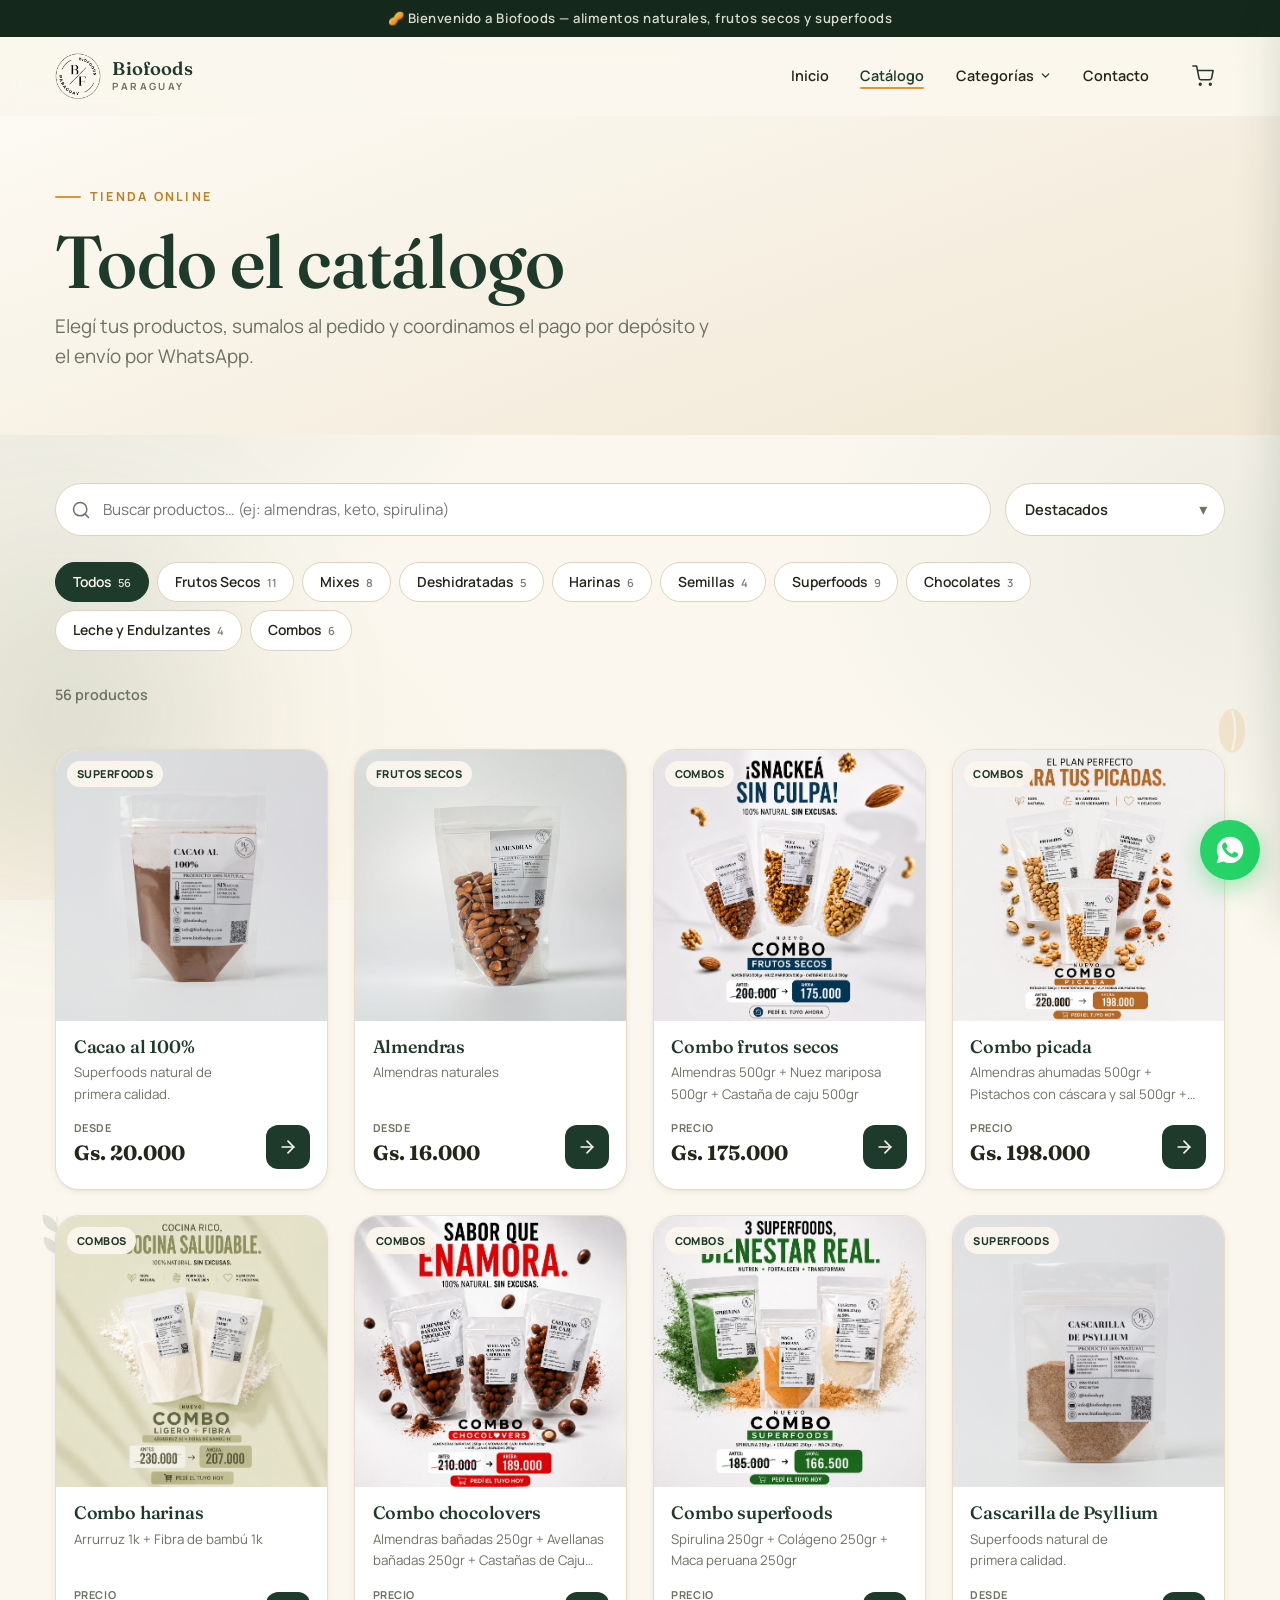
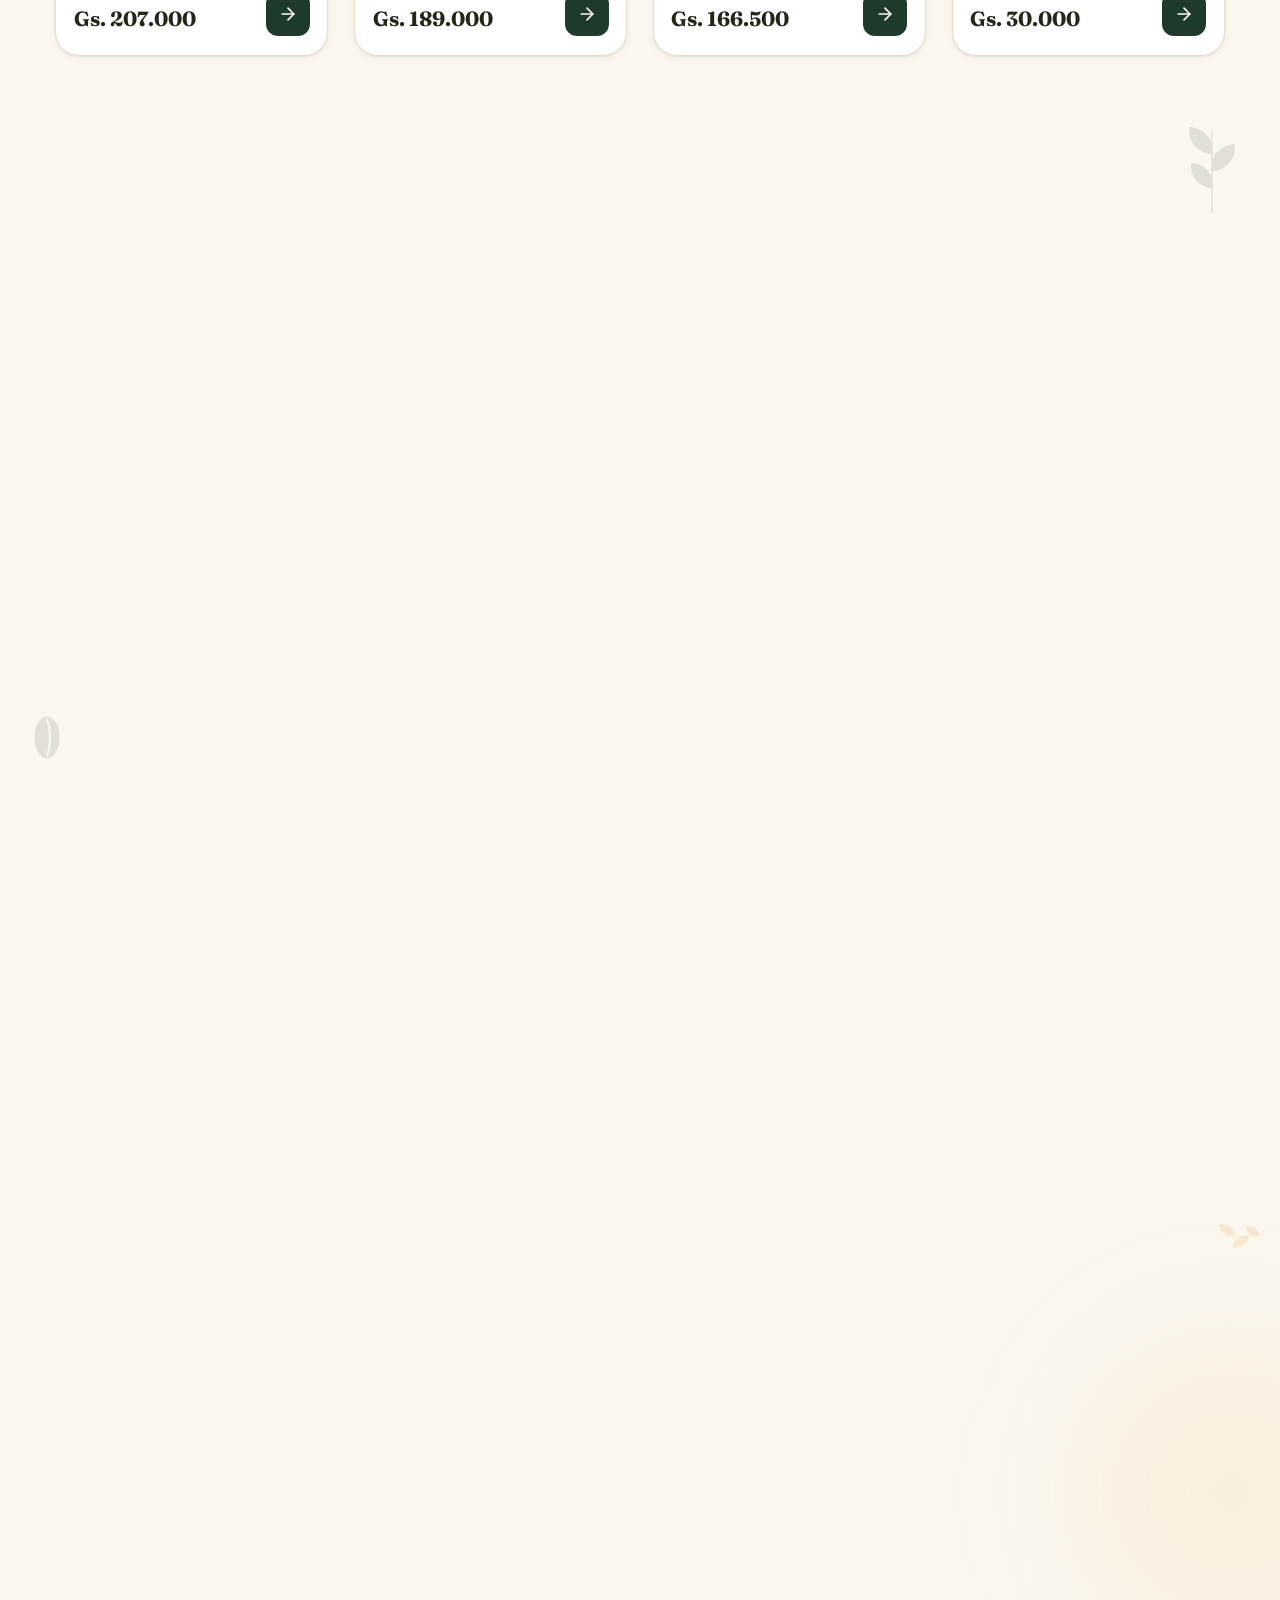
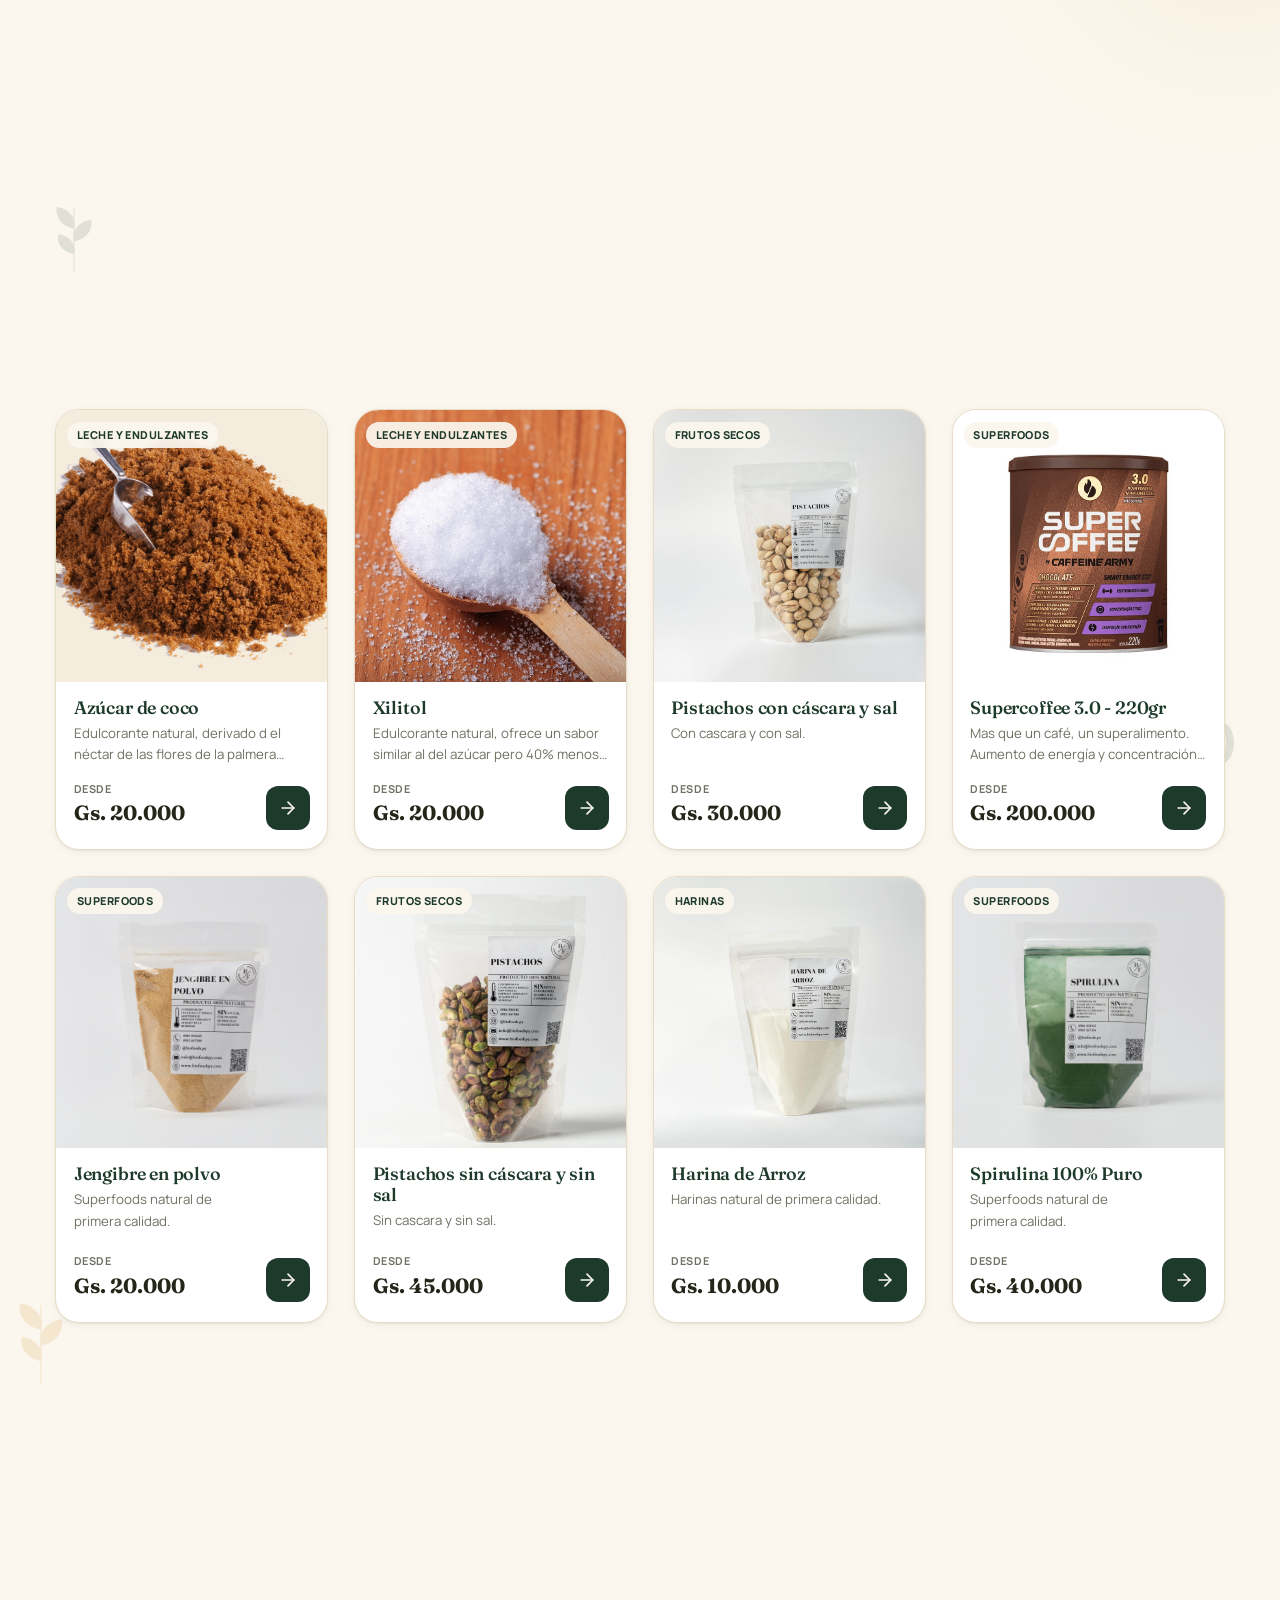
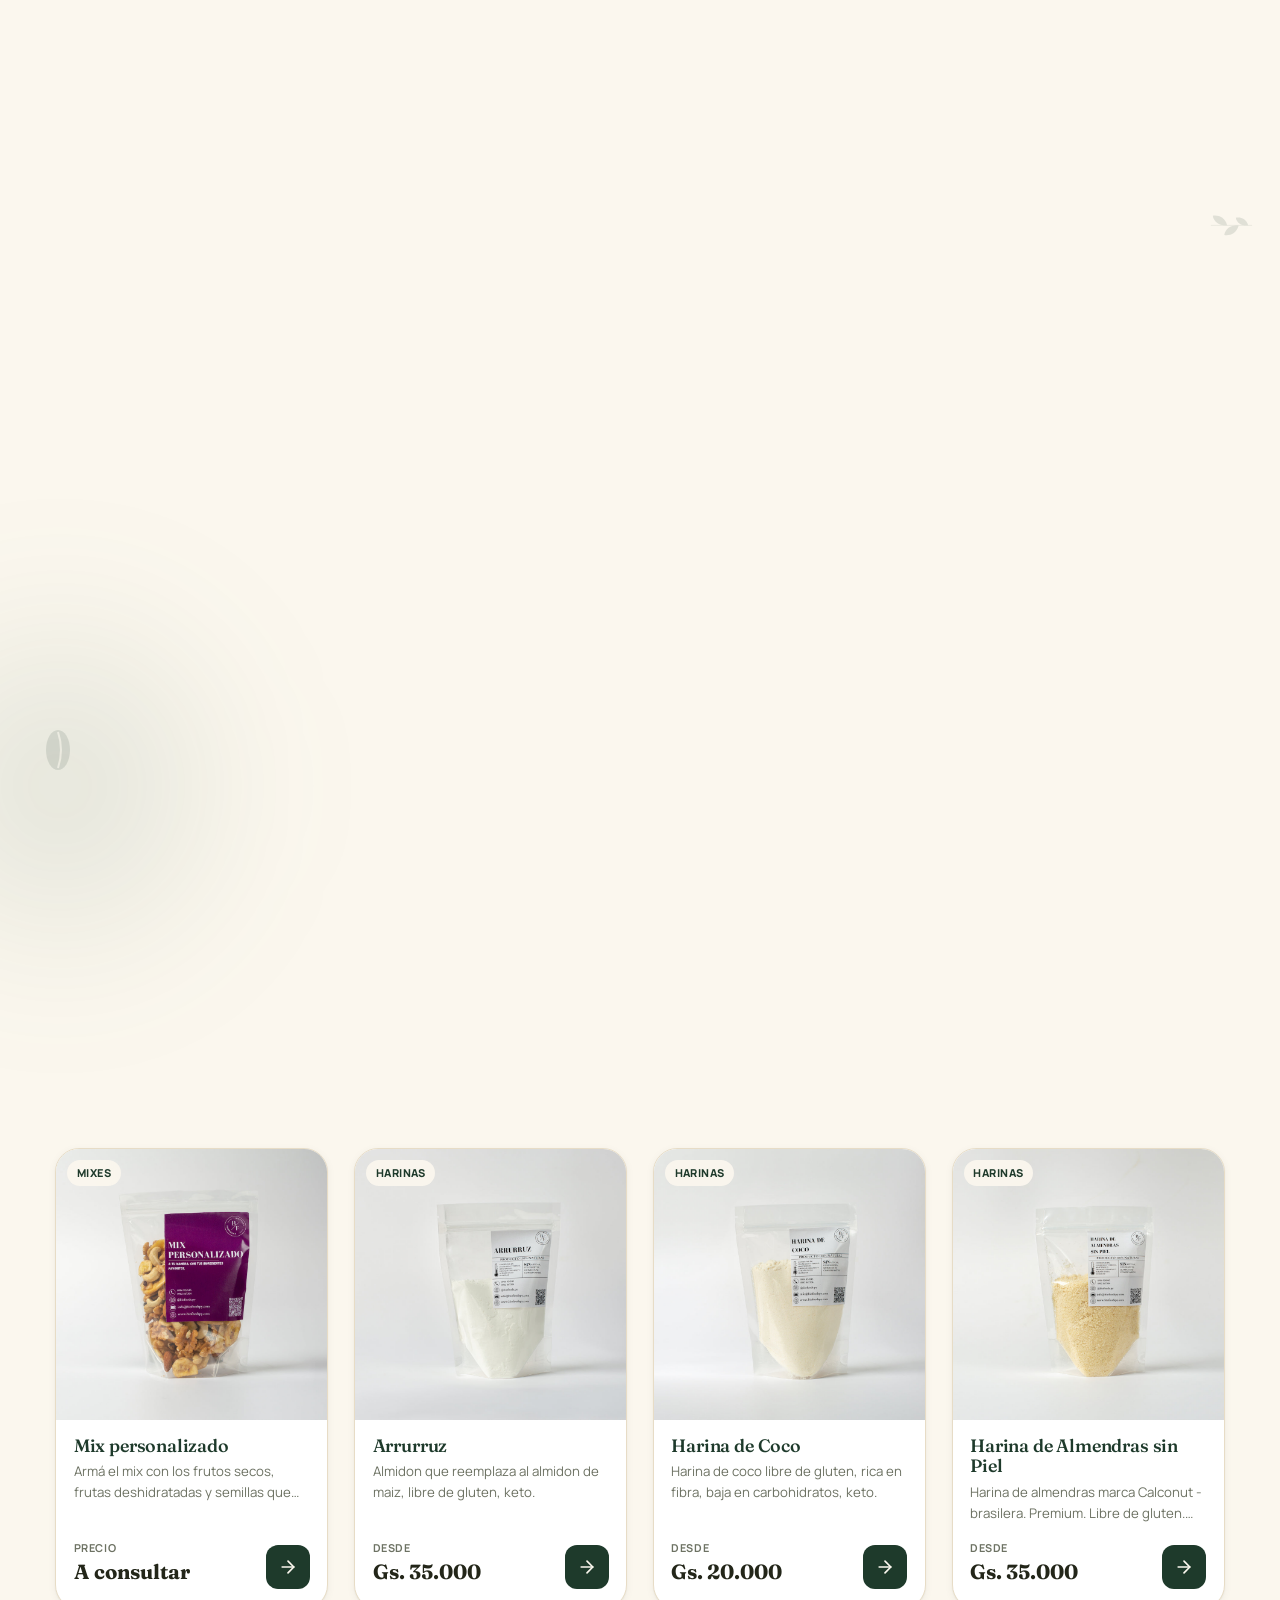
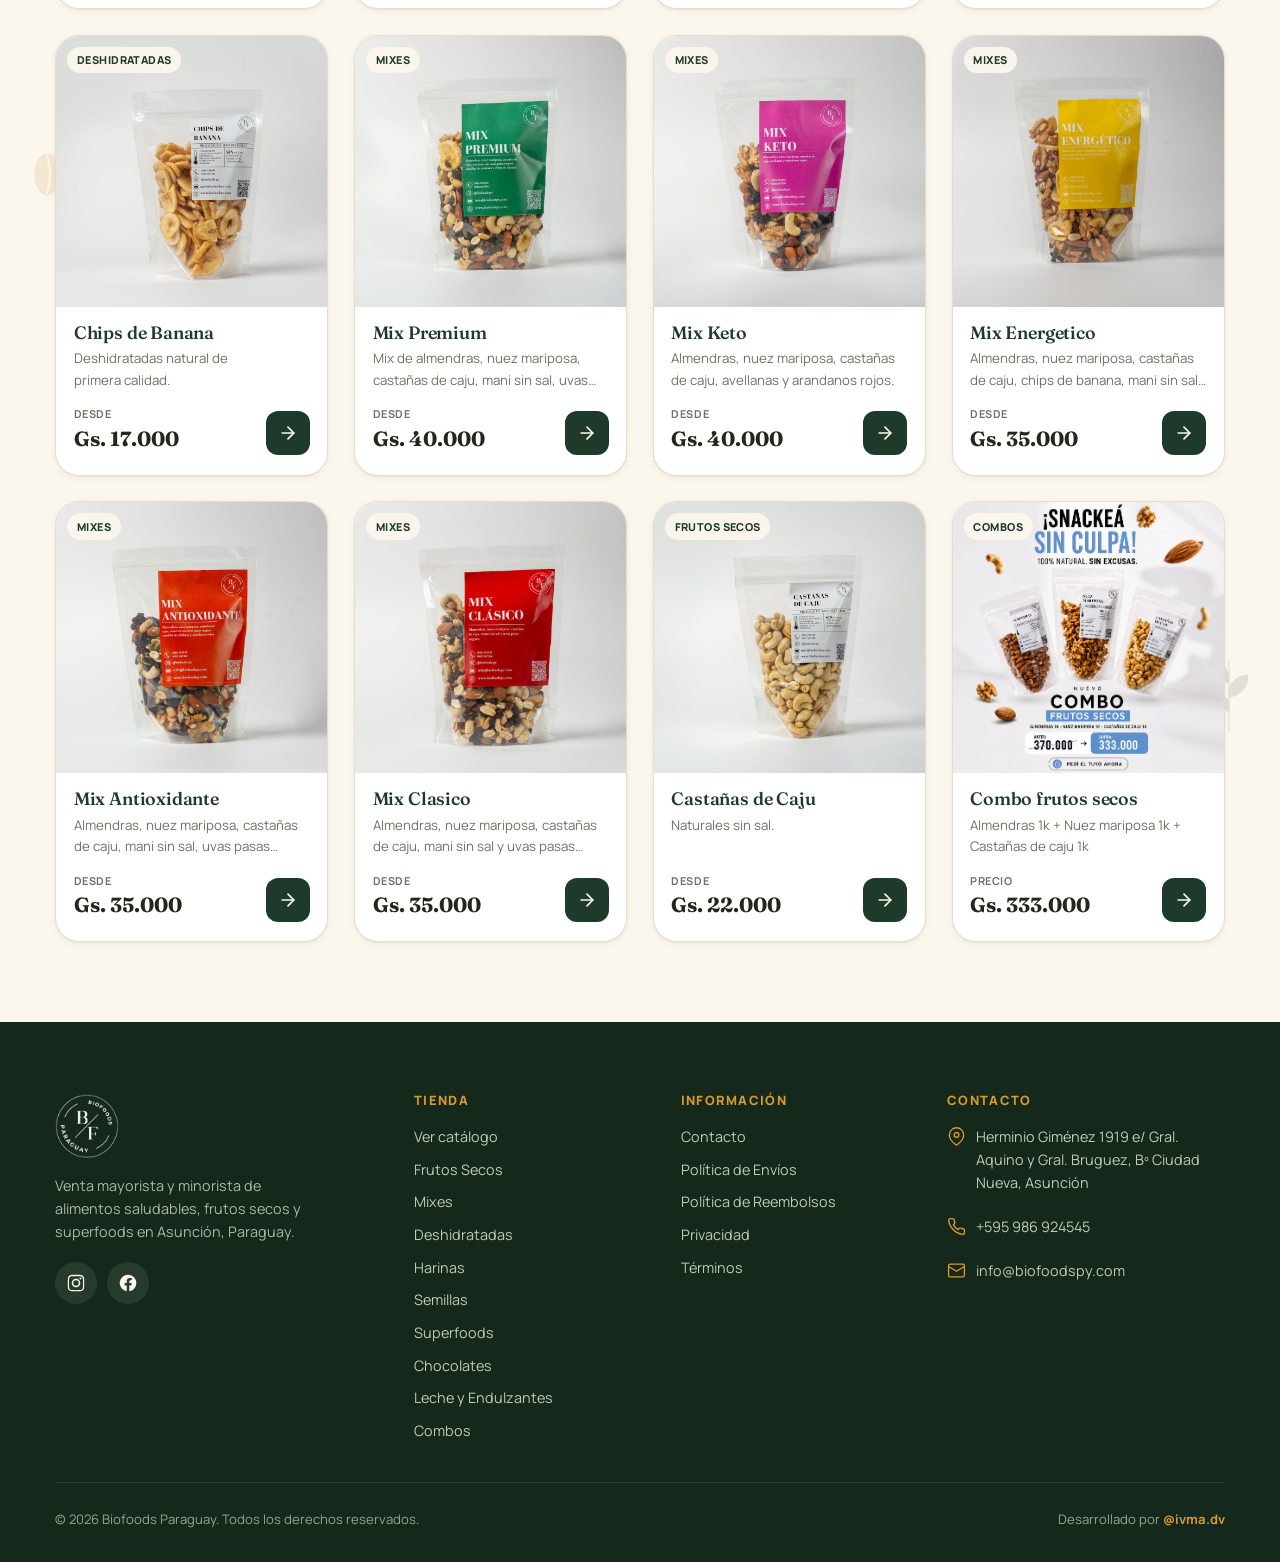
<file: catalogo.html>
<!DOCTYPE html>
<html lang="es">
<head>
<meta charset="UTF-8">
<meta name="viewport" content="width=device-width, initial-scale=1.0">
<title>Catálogo — Biofoods Paraguay</title>
<meta name="description" content="Explorá todo el catálogo de Biofoods: frutos secos, mixes, frutas deshidratadas, harinas, semillas, superfoods, chocolates, combos y más.">
<link rel="icon" href="assets/img/logo-black.png">
<link rel="apple-touch-icon" href="assets/img/logo-black.png">
<meta name="theme-color" content="#1e3a2b">
<link rel="canonical" href="https://biofoodspy.com/catalogo.html">
<meta property="og:type" content="website">
<meta property="og:site_name" content="Biofoods Paraguay">
<meta property="og:locale" content="es_PY">
<meta property="og:title" content="Catálogo — Biofoods Paraguay">
<meta property="og:description" content="Frutos secos, mixes, deshidratadas, harinas, semillas, superfoods, chocolates y combos. Elegí natural.">
<meta property="og:url" content="https://biofoodspy.com/catalogo.html">
<meta property="og:image" content="https://biofoodspy.com/assets/img/mix-premium-1.jpg">
<meta property="og:image:width" content="1350">
<meta property="og:image:height" content="900">
<meta name="twitter:card" content="summary_large_image">
<meta name="twitter:title" content="Catálogo — Biofoods Paraguay">
<meta name="twitter:description" content="Todo el catálogo de alimentos naturales de Biofoods.">
<meta name="twitter:image" content="https://biofoodspy.com/assets/img/mix-premium-1.jpg">
<link rel="preconnect" href="https://fonts.googleapis.com">
<link rel="preconnect" href="https://fonts.gstatic.com" crossorigin>
<link href="https://fonts.googleapis.com/css2?family=Fraunces:opsz,wght@9..144,400;9..144,500;9..144,560;9..144,600&family=Manrope:wght@400;500;600;700;800&display=swap" rel="stylesheet">
<link rel="stylesheet" href="css/styles.css">
</head>
<body data-page="catalog">
<div id="header-root"></div>

<main>
  <section class="page-hero">
    <div class="container">
      <span class="eyebrow">Tienda online</span>
      <h1 id="catTitle">Todo el catálogo</h1>
      <p class="lead">Elegí tus productos, sumalos al pedido y coordinamos el pago por depósito y el envío por WhatsApp.</p>
    </div>
  </section>

  <section class="catalog-head">
    <div class="container">
      <div class="filter-bar">
        <div class="search-box">
          <svg viewBox="0 0 24 24" fill="none" stroke="currentColor" stroke-width="1.8" stroke-linecap="round"><circle cx="11" cy="11" r="8"/><line x1="21" y1="21" x2="16.65" y2="16.65"/></svg>
          <input id="catSearch" type="search" placeholder="Buscar productos… (ej: almendras, keto, spirulina)" aria-label="Buscar productos">
        </div>
        <div class="select-wrap">
          <select id="catSort" aria-label="Ordenar">
            <option value="featured">Destacados</option>
            <option value="price-asc">Precio: menor a mayor</option>
            <option value="price-desc">Precio: mayor a menor</option>
            <option value="az">Nombre A-Z</option>
          </select>
        </div>
      </div>
      <div class="chips" id="catChips"></div>
      <p class="result-info" id="catResult"></p>
    </div>
  </section>

  <section class="container" style="padding-bottom:clamp(3rem,7vw,5rem)">
    <div class="product-grid" id="catalogGrid"></div>
  </section>
</main>

<div id="footer-root"></div>
<script src="js/catalog-data.js"></script>
<script src="js/app.js"></script>
</body>
</html>
</file>
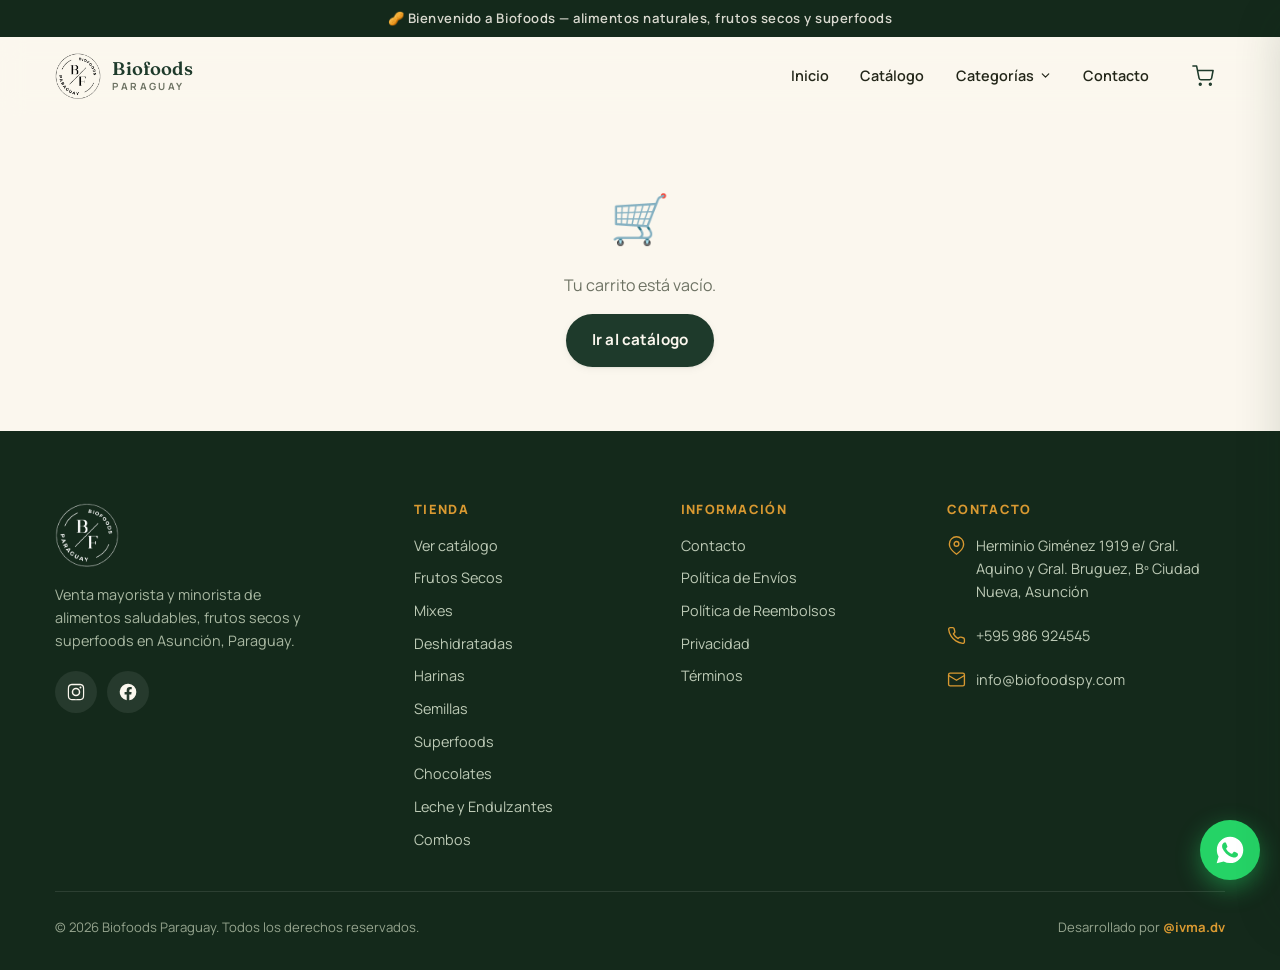
<file: checkout.html>
<!DOCTYPE html>
<html lang="es">
<head>
<meta charset="UTF-8">
<meta name="viewport" content="width=device-width, initial-scale=1.0">
<title>Finalizar pedido — Biofoods Paraguay</title>
<meta name="description" content="Finalizá tu pedido en Biofoods Paraguay: datos, envío o retiro, ubicación y pago por depósito bancario.">
<meta name="robots" content="noindex">
<link rel="icon" href="assets/img/logo-black.png">
<link rel="preconnect" href="https://fonts.googleapis.com">
<link rel="preconnect" href="https://fonts.gstatic.com" crossorigin>
<link href="https://fonts.googleapis.com/css2?family=Fraunces:opsz,wght@9..144,400;9..144,500;9..144,560;9..144,600&family=Manrope:wght@400;500;600;700;800&display=swap" rel="stylesheet">
<link rel="stylesheet" href="css/styles.css">
</head>
<body data-page="checkout">
<div id="header-root"></div>

<main>
  <div id="checkoutRoot"></div>
</main>

<div id="footer-root"></div>
<script src="js/catalog-data.js"></script>
<script src="js/app.js"></script>
</body>
</html>
</file>
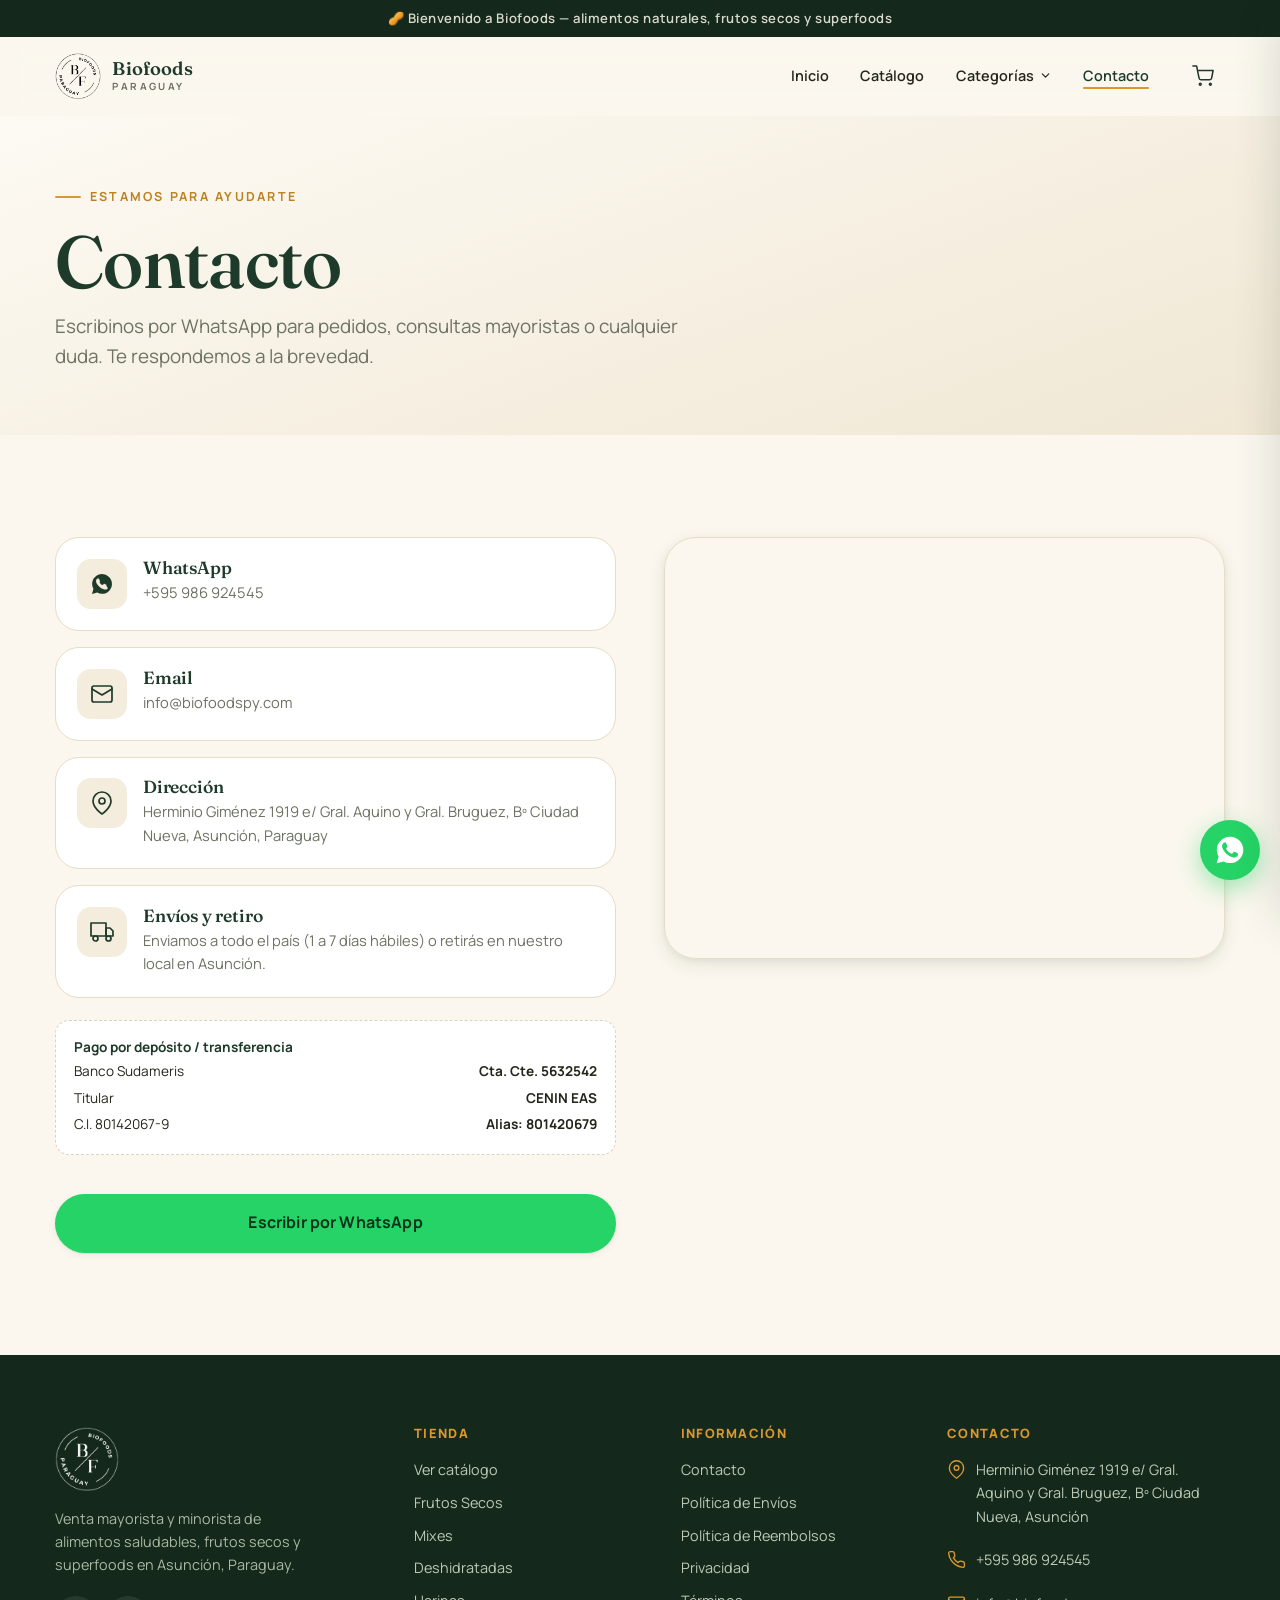
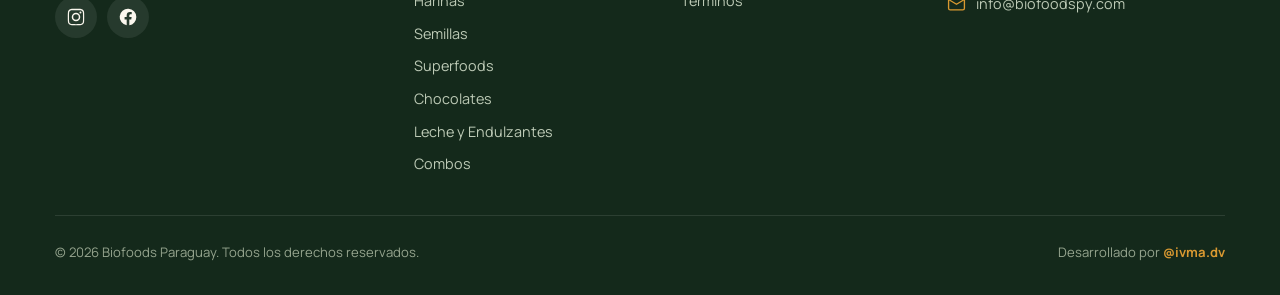
<file: contacto.html>
<!DOCTYPE html>
<html lang="es">
<head>
<meta charset="UTF-8">
<meta name="viewport" content="width=device-width, initial-scale=1.0">
<title>Contacto — Biofoods Paraguay</title>
<meta name="description" content="Contactá a Biofoods Paraguay. Dirección en Asunción, WhatsApp, email y redes sociales. Venta mayorista y minorista de alimentos naturales.">
<link rel="icon" href="assets/img/logo-black.png">
<link rel="apple-touch-icon" href="assets/img/logo-black.png">
<meta name="theme-color" content="#1e3a2b">
<link rel="canonical" href="https://biofoodspy.com/contacto.html">
<meta property="og:type" content="website">
<meta property="og:site_name" content="Biofoods Paraguay">
<meta property="og:locale" content="es_PY">
<meta property="og:title" content="Contacto — Biofoods Paraguay">
<meta property="og:description" content="Escribinos por WhatsApp, email o visitanos en Asunción. Envíos a todo el país o retiro en el local.">
<meta property="og:url" content="https://biofoodspy.com/contacto.html">
<meta property="og:image" content="https://biofoodspy.com/assets/img/mix-premium-1.jpg">
<meta property="og:image:width" content="1350">
<meta property="og:image:height" content="900">
<meta name="twitter:card" content="summary_large_image">
<meta name="twitter:title" content="Contacto — Biofoods Paraguay">
<meta name="twitter:description" content="Escribinos por WhatsApp o email. Envíos y retiro en Asunción.">
<meta name="twitter:image" content="https://biofoodspy.com/assets/img/mix-premium-1.jpg">
<link rel="preconnect" href="https://fonts.googleapis.com">
<link rel="preconnect" href="https://fonts.gstatic.com" crossorigin>
<link href="https://fonts.googleapis.com/css2?family=Fraunces:opsz,wght@9..144,400;9..144,500;9..144,560;9..144,600&family=Manrope:wght@400;500;600;700;800&display=swap" rel="stylesheet">
<link rel="stylesheet" href="css/styles.css">
</head>
<body data-page="contact">
<div id="header-root"></div>

<main>
  <section class="page-hero">
    <div class="container">
      <span class="eyebrow">Estamos para ayudarte</span>
      <h1>Contacto</h1>
      <p class="lead">Escribinos por WhatsApp para pedidos, consultas mayoristas o cualquier duda. Te respondemos a la brevedad.</p>
    </div>
  </section>

  <section class="section">
    <div class="container contact-grid">
      <div data-reveal>
        <div class="contact-cards">
          <a class="contact-card" href="https://wa.me/595986924545?text=Hola%20Biofoods!" target="_blank" rel="noopener">
            <span class="ic"><svg viewBox="0 0 24 24" fill="currentColor"><path d="M12.04 2C6.58 2 2.13 6.45 2.13 11.91c0 1.75.46 3.45 1.32 4.95L2 22l5.25-1.38a9.9 9.9 0 0 0 4.79 1.22h.01c5.46 0 9.91-4.45 9.91-9.91 0-2.65-1.03-5.14-2.9-7.01A9.82 9.82 0 0 0 12.04 2zm5.8 14.13c-.25.7-1.44 1.33-1.99 1.41-.51.08-1.15.11-1.86-.12-.43-.14-.98-.32-1.68-.62-2.96-1.28-4.9-4.26-5.05-4.46-.15-.2-1.2-1.6-1.2-3.06s.76-2.16 1.03-2.46c.27-.3.59-.37.79-.37.2 0 .39 0 .56.01.18.01.42-.07.66.5.25.6.83 2.06.9 2.21.07.15.12.32.02.52-.5 1-.98 1.2-.44.52-.13.6.17.3.76 1.25 1.63 2.02 1.12.99 2.06 1.3 2.36 1.45.3.15.47.12.64-.07.17-.2.74-.86.94-1.16.2-.3.39-.25.66-.15.27.1 1.72.81 2.01.96.3.15.5.22.57.35.07.12.07.72-.18 1.42z"/></svg></span>
            <div><h4>WhatsApp</h4><p>+595 986 924545</p></div>
          </a>
          <a class="contact-card" href="mailto:info@biofoodspy.com">
            <span class="ic"><svg viewBox="0 0 24 24" fill="none" stroke="currentColor" stroke-width="1.7" stroke-linecap="round" stroke-linejoin="round"><rect x="2" y="4" width="20" height="16" rx="2"/><path d="m22 7-10 6L2 7"/></svg></span>
            <div><h4>Email</h4><p>info@biofoodspy.com</p></div>
          </a>
          <div class="contact-card">
            <span class="ic"><svg viewBox="0 0 24 24" fill="none" stroke="currentColor" stroke-width="1.7" stroke-linecap="round" stroke-linejoin="round"><path d="M21 10c0 7-9 13-9 13s-9-6-9-13a9 9 0 0 1 18 0z"/><circle cx="12" cy="10" r="3"/></svg></span>
            <div><h4>Dirección</h4><p>Herminio Giménez 1919 e/ Gral. Aquino y Gral. Bruguez, Bº Ciudad Nueva, Asunción, Paraguay</p></div>
          </div>
          <div class="contact-card">
            <span class="ic"><svg viewBox="0 0 24 24" fill="none" stroke="currentColor" stroke-width="1.7" stroke-linecap="round" stroke-linejoin="round"><rect x="1" y="3" width="15" height="13"/><polygon points="16 8 20 8 23 11 23 16 16 16 16 8"/><circle cx="5.5" cy="18.5" r="2.5"/><circle cx="18.5" cy="18.5" r="2.5"/></svg></span>
            <div><h4>Envíos y retiro</h4><p>Enviamos a todo el país (1 a 7 días hábiles) o retirás en nuestro local en Asunción.</p></div>
          </div>
        </div>
        <div class="deposit-box" style="margin-top:1.4rem">
          <b>Pago por depósito / transferencia</b>
          <div class="row"><span>Banco Sudameris</span><span>Cta. Cte. 5632542</span></div>
          <div class="row"><span>Titular</span><span>CENIN EAS</span></div>
          <div class="row"><span>C.I. 80142067-9</span><span>Alias: 801420679</span></div>
        </div>
        <a class="btn btn--wa btn--lg btn--block" href="https://wa.me/595986924545?text=Hola%20Biofoods!%20Quiero%20hacer%20un%20pedido%20%F0%9F%A5%9C" target="_blank" rel="noopener" style="margin-top:1.2rem">Escribir por WhatsApp</a>
      </div>
      <div class="map-wrap" data-reveal data-delay="1">
        <iframe title="Ubicación de Biofoods Paraguay en Asunción" loading="lazy" referrerpolicy="no-referrer-when-downgrade" src="https://www.google.com/maps?q=Herminio+Gimenez+1919+Ciudad+Nueva+Asuncion+Paraguay&output=embed"></iframe>
      </div>
    </div>
  </section>
</main>

<div id="footer-root"></div>
<script src="js/catalog-data.js"></script>
<script src="js/app.js"></script>
</body>
</html>
</file>
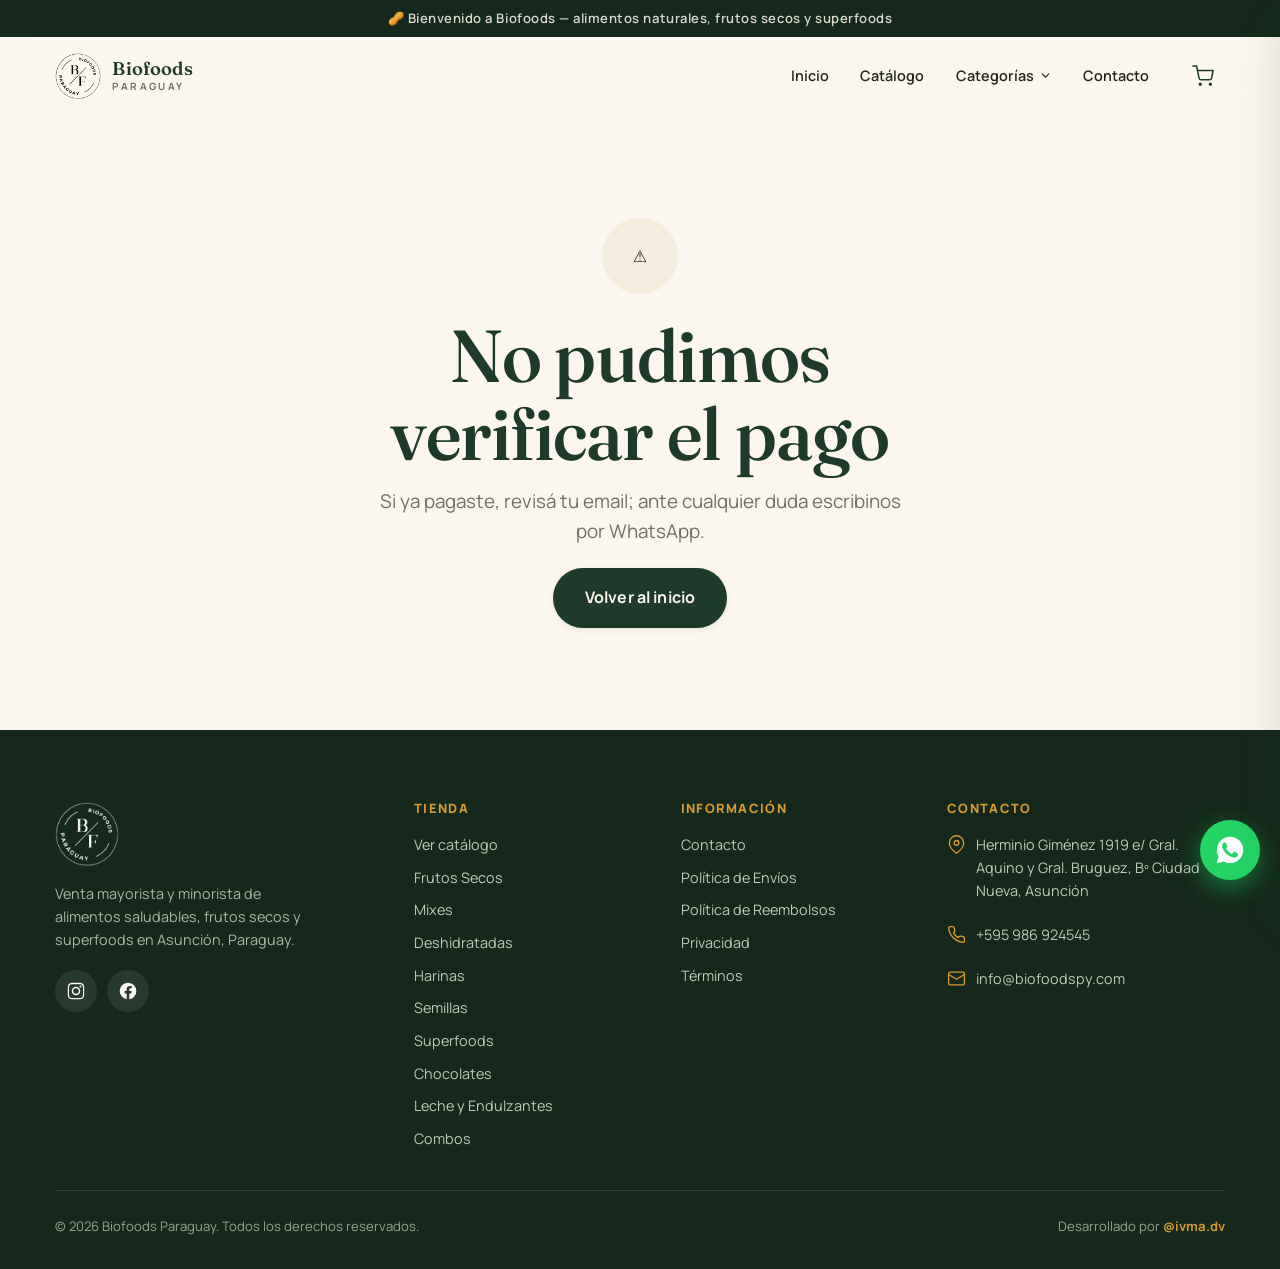
<file: pago-resultado.html>
<!DOCTYPE html>
<html lang="es">
<head>
<meta charset="UTF-8">
<meta name="viewport" content="width=device-width, initial-scale=1.0">
<title>Resultado del pago — Biofoods Paraguay</title>
<meta name="robots" content="noindex">
<link rel="icon" href="assets/img/logo-black.png">
<link rel="preconnect" href="https://fonts.googleapis.com">
<link rel="preconnect" href="https://fonts.gstatic.com" crossorigin>
<link href="https://fonts.googleapis.com/css2?family=Fraunces:opsz,wght@9..144,400;9..144,500;9..144,560;9..144,600&family=Manrope:wght@400;500;600;700;800&display=swap" rel="stylesheet">
<link rel="stylesheet" href="css/styles.css">
</head>
<body data-page="resultado">
<div id="header-root"></div>

<main>
  <div class="container section">
    <div class="ck-confirm" id="resultRoot">
      <div class="ck-confirm__ic" style="background:var(--cream-2)">⏳</div>
      <h1>Verificando tu pago…</h1>
      <p class="lead" style="margin-inline:auto">Un momento, estamos confirmando el resultado con Bancard.</p>
    </div>
  </div>
</main>

<div id="footer-root"></div>
<script src="js/catalog-data.js"></script>
<script src="js/app.js"></script>
<script>
(function(){
  var API = window.BIOFOODS_API || "/server";
  var params = new URLSearchParams(location.search);
  var order = params.get("order");
  var cancelled = params.get("cancel") === "1";
  var root = document.getElementById("resultRoot");

  function render(state, data){
    data = data || {};
    var views = {
      paid: {ic:"✅", bg:"#d8ecdc", h:"¡Pago confirmado!", p:"Gracias por tu compra. Te enviamos la confirmación por email"+(data.code?" (pedido "+data.code+")":"")+".", btn:'<a class="btn btn--lg" href="index.html" style="margin-top:1.4rem">Volver al inicio</a>'},
      pending:{ic:"⏳", bg:"var(--cream-2)", h:"Pago en proceso", p:"Estamos confirmando tu pago. Si se aprueba, te llega la confirmación por email en unos minutos.", btn:'<a class="btn btn--lg" href="index.html" style="margin-top:1.4rem">Volver al inicio</a>'},
      failed:{ic:"❌", bg:"#f2dcd4", h:"El pago no se completó", p:"No se pudo procesar el pago o fue cancelado. Podés intentar de nuevo.", btn:'<a class="btn btn--lg" href="checkout.html" style="margin-top:1.4rem">Volver a intentar</a>'},
      error:{ic:"⚠️", bg:"var(--cream-2)", h:"No pudimos verificar el pago", p:"Si ya pagaste, revisá tu email; ante cualquier duda escribinos por WhatsApp.", btn:'<a class="btn btn--lg" href="index.html" style="margin-top:1.4rem">Volver al inicio</a>'}
    };
    var v = views[state] || views.error;
    root.innerHTML = '<div class="ck-confirm__ic" style="background:'+v.bg+'">'+v.ic+'</div>'+
      '<h1>'+v.h+'</h1><p class="lead" style="margin-inline:auto">'+v.p+'</p>'+
      (data.total?'<div class="ck-confirm__box"><div class="row"><span>Total</span><b>Gs. '+Number(data.total).toLocaleString("de-DE")+'</b></div></div>':'')+
      v.btn;
  }
  function clearCart(){ try{ localStorage.removeItem("biofoods_cart_v1"); }catch(e){} }

  if(!order){ render(cancelled?"failed":"error"); return; }

  var tries = 0, max = 5;
  function poll(){
    tries++;
    fetch(API.replace(/\/$/,"")+"/bancard/status.php?order="+encodeURIComponent(order),{cache:"no-store"})
      .then(function(r){return r.json();})
      .then(function(d){
        if(!d || !d.ok){ render("error"); return; }
        if(d.status==="paid" || d.status==="done"){ clearCart(); render("paid", d); return; }
        if(d.status==="cancel" || cancelled){ render("failed", d); return; }
        if(tries < max){ setTimeout(poll, 1500); } else { render("pending", d); }
      })
      .catch(function(){ if(tries<max){ setTimeout(poll,1500); } else { render("error"); } });
  }
  poll();
})();
</script>
</body>
</html>
</file>
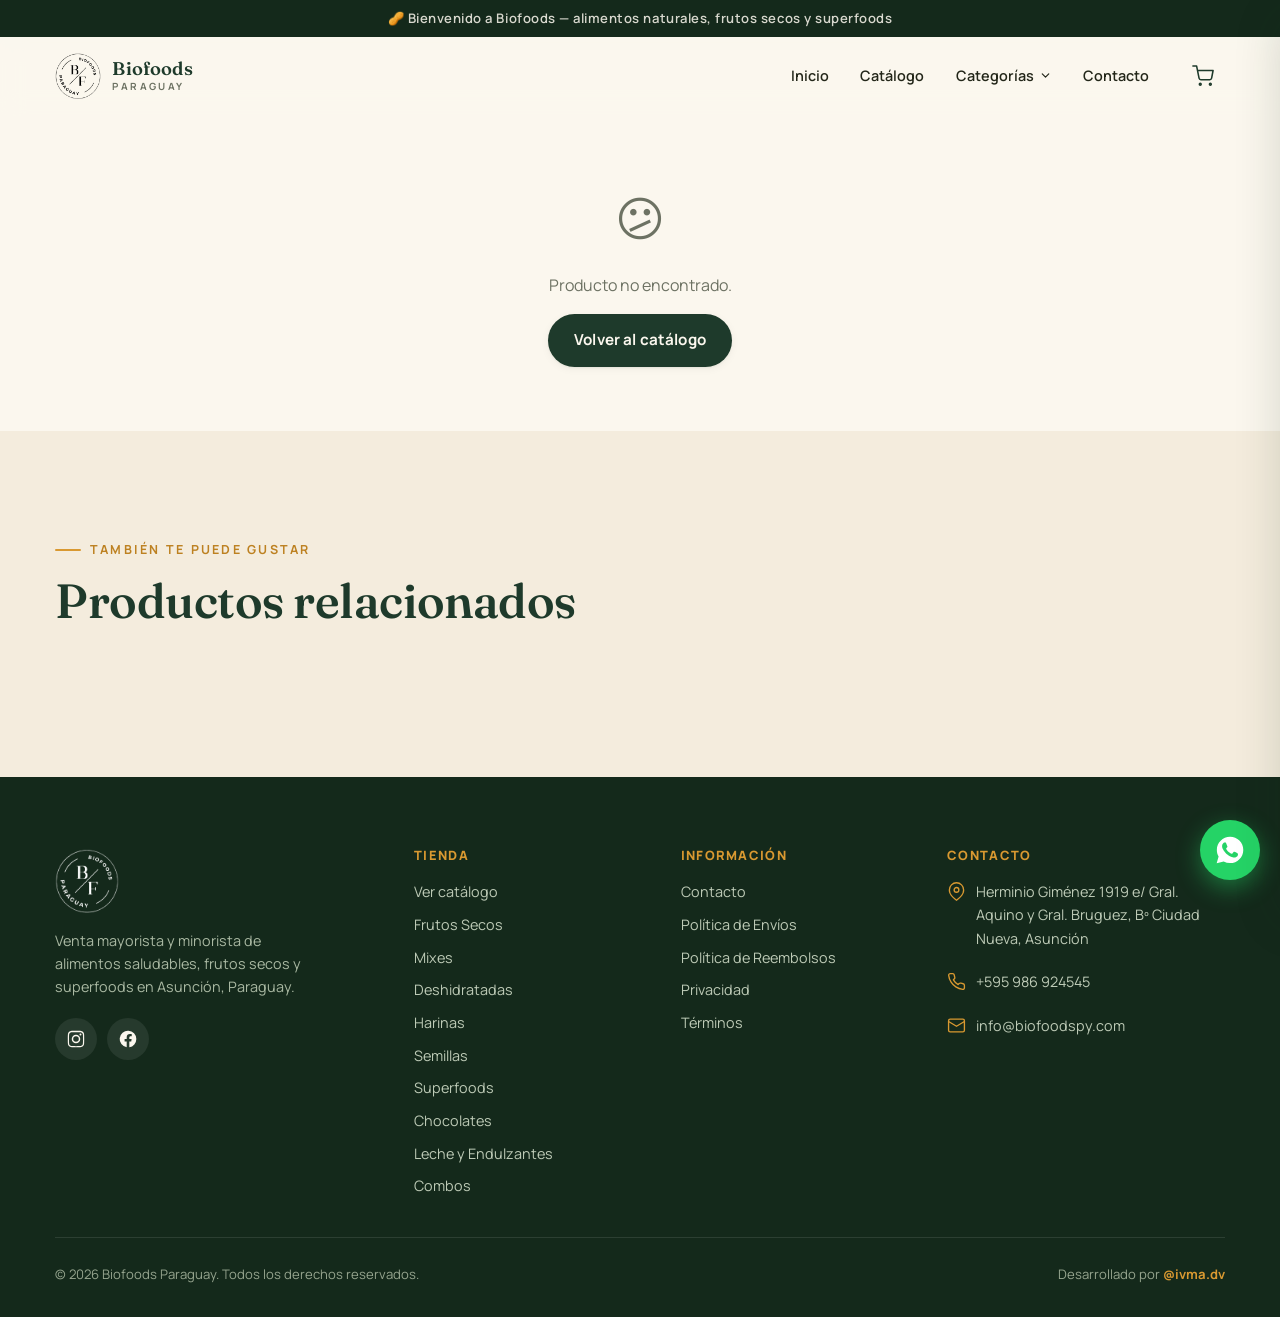
<file: producto.html>
<!DOCTYPE html>
<html lang="es">
<head>
<meta charset="UTF-8">
<meta name="viewport" content="width=device-width, initial-scale=1.0">
<title>Producto — Biofoods Paraguay</title>
<meta name="description" content="Detalle de producto — Biofoods Paraguay. Frutos secos, superfoods y alimentos naturales.">
<link rel="icon" href="assets/img/logo-black.png">
<link rel="apple-touch-icon" href="assets/img/logo-black.png">
<meta name="theme-color" content="#1e3a2b">
<meta property="og:type" content="website">
<meta property="og:site_name" content="Biofoods Paraguay">
<meta property="og:locale" content="es_PY">
<meta property="og:title" content="Producto — Biofoods Paraguay">
<meta property="og:description" content="Alimentos naturales, frutos secos y superfoods. Elegí natural, elegí Biofoods.">
<meta property="og:image" content="https://biofoodspy.com/assets/img/mix-premium-1.jpg">
<meta property="og:image:width" content="1350">
<meta property="og:image:height" content="900">
<meta name="twitter:card" content="summary_large_image">
<meta name="twitter:image" content="https://biofoodspy.com/assets/img/mix-premium-1.jpg">
<link rel="preconnect" href="https://fonts.googleapis.com">
<link rel="preconnect" href="https://fonts.gstatic.com" crossorigin>
<link href="https://fonts.googleapis.com/css2?family=Fraunces:opsz,wght@9..144,400;9..144,500;9..144,560;9..144,600&family=Manrope:wght@400;500;600;700;800&display=swap" rel="stylesheet">
<link rel="stylesheet" href="css/styles.css">
</head>
<body data-page="product">
<div id="header-root"></div>

<main>
  <div id="productRoot"></div>

  <section class="section bg-cream2">
    <div class="container">
      <div class="section-head"><span class="eyebrow">También te puede gustar</span><h2>Productos relacionados</h2></div>
      <div class="product-grid" id="relatedGrid"></div>
    </div>
  </section>
</main>

<div id="footer-root"></div>
<script src="js/catalog-data.js"></script>
<script src="js/app.js"></script>
</body>
</html>
</file>
<file: css/styles.css>
/* =========================================================
   Biofoods Paraguay — Rediseño 2026
   Design system: Forest green + warm cream + honey amber
   Fraunces (display) + Manrope (text)
   ========================================================= */

/* ---------- Reset ---------- */
*,*::before,*::after{box-sizing:border-box;margin:0;padding:0}
html{-webkit-text-size-adjust:100%;scroll-behavior:smooth}
img,svg,video{display:block;max-width:100%;height:auto}
button,input,select,textarea{font:inherit;color:inherit}
button{cursor:pointer;background:none;border:none}
a{color:inherit;text-decoration:none}
ul{list-style:none}
:focus-visible{outline:2px solid var(--forest);outline-offset:3px;border-radius:4px}

/* ---------- Tokens ---------- */
:root{
  --forest:#1e3a2b;
  --forest-600:#2f5340;
  --forest-500:#3c6650;
  --pine:#14291b;
  --cream:#fbf7ee;
  --cream-2:#f4ecdd;
  --sand:#e7dcc6;
  --sand-line:#ded2b9;
  --amber:#d99931;
  --amber-600:#bd8121;
  --terracotta:#bd6440;
  --ink:#232619;
  --muted:#6d7263;
  --white:#fff;

  --font-display:"Fraunces",Georgia,"Times New Roman",serif;
  --font-sans:"Manrope",system-ui,-apple-system,Segoe UI,Roboto,sans-serif;

  --maxw:1240px;
  --gap:clamp(1rem,3vw,2rem);
  --radius:14px;
  --radius-lg:24px;
  --radius-xl:32px;
  --shadow-sm:0 1px 2px rgba(20,41,27,.06),0 2px 8px rgba(20,41,27,.05);
  --shadow-md:0 6px 18px rgba(20,41,27,.09),0 2px 6px rgba(20,41,27,.05);
  --shadow-lg:0 18px 44px rgba(20,41,27,.16);
  --ease:cubic-bezier(.22,.61,.36,1);
  --header-h:78px;
}

/* ---------- Base ---------- */
body{
  font-family:var(--font-sans);
  color:var(--ink);
  background:var(--cream);
  line-height:1.6;
  font-size:1rem;
  -webkit-font-smoothing:antialiased;
  overflow-x:clip;
}
html{overflow-x:clip}
body.no-scroll{overflow:hidden}

h1,h2,h3,h4{font-family:var(--font-display);font-weight:560;line-height:1.06;letter-spacing:-.01em;color:var(--forest)}
h1{font-size:clamp(2.4rem,6vw,4.6rem)}
h2{font-size:clamp(1.9rem,4.2vw,3rem)}
h3{font-size:clamp(1.25rem,2.4vw,1.7rem)}
p{text-wrap:pretty}

.container{max-width:var(--maxw);margin-inline:auto;padding-inline:clamp(1.1rem,4vw,2.2rem)}
.section{padding-block:clamp(3.5rem,8vw,6.5rem)}
.section--tight{padding-block:clamp(2.5rem,5vw,4rem)}
.bg-cream2{background:var(--cream-2)}
.bg-forest{background:var(--forest);color:var(--cream)}
.bg-forest h1,.bg-forest h2,.bg-forest h3{color:var(--cream)}

.eyebrow{
  font-family:var(--font-sans);font-weight:700;font-size:.78rem;
  letter-spacing:.18em;text-transform:uppercase;color:var(--amber-600);
  display:inline-flex;align-items:center;gap:.55rem;margin-bottom:1rem;
}
.eyebrow::before{content:"";width:26px;height:2px;background:var(--amber);border-radius:2px}
.bg-forest .eyebrow{color:var(--amber)}
.lead{font-size:clamp(1.02rem,1.6vw,1.18rem);color:var(--muted);max-width:56ch}
.bg-forest .lead{color:#d9e4d5}

.section-head{max-width:640px;margin-bottom:clamp(2rem,4vw,3rem)}
.section-head.center{margin-inline:auto;text-align:center}
.section-head.center .eyebrow{justify-content:center}
.section-head.center .lead{margin-inline:auto}

/* ---------- Buttons ---------- */
.btn{
  --bg:var(--forest);--fg:var(--cream);
  display:inline-flex;align-items:center;justify-content:center;gap:.55rem;
  background:var(--bg);color:var(--fg);
  font-weight:700;font-size:.95rem;letter-spacing:.01em;
  padding:.92em 1.7em;border-radius:100px;
  transition:transform .25s var(--ease),box-shadow .25s var(--ease),background .25s var(--ease);
  box-shadow:var(--shadow-sm);white-space:nowrap;
}
.btn:hover{transform:translateY(-2px);box-shadow:var(--shadow-md);background:var(--forest-600)}
.btn:active{transform:translateY(0)}
.btn--amber{--bg:var(--amber);--fg:#3a2a08}
.btn--amber:hover{background:var(--amber-600)}
.btn--ghost{--bg:transparent;--fg:var(--forest);box-shadow:inset 0 0 0 1.6px var(--sand-line)}
.btn--ghost:hover{background:var(--white);box-shadow:inset 0 0 0 1.6px var(--forest)}
.btn--light{--bg:var(--cream);--fg:var(--forest)}
.btn--light:hover{background:#fff}
.btn--outline{--bg:transparent;--fg:var(--cream);box-shadow:inset 0 0 0 1.6px rgba(251,247,238,.55)}
.btn--outline:hover{background:rgba(251,247,238,.12);box-shadow:inset 0 0 0 1.6px var(--cream)}
.btn--wa{--bg:#25d366;--fg:#08331a}
.btn--wa:hover{background:#1eb257}
.btn--block{width:100%}
.btn--lg{padding:1.05em 2em;font-size:1rem}
.btn svg{width:1.15em;height:1.15em}

.link-arrow{display:inline-flex;align-items:center;gap:.4rem;font-weight:700;color:var(--forest);
  border-bottom:2px solid transparent;transition:gap .25s var(--ease),border-color .25s}
.link-arrow:hover{gap:.7rem;border-color:var(--amber)}

/* ---------- Header ---------- */
.site-header{position:sticky;top:0;z-index:60;
  background:color-mix(in srgb,var(--cream) 88%,transparent);
  backdrop-filter:blur(12px);-webkit-backdrop-filter:blur(12px);
  border-bottom:1px solid transparent;transition:box-shadow .3s var(--ease),border-color .3s,background .3s}
.site-header.scrolled{box-shadow:0 6px 24px rgba(20,41,27,.07);border-color:var(--sand-line);
  background:color-mix(in srgb,var(--cream) 94%,transparent)}
.header-bar{display:flex;align-items:center;gap:1.2rem;height:var(--header-h)}
.brand{display:flex;align-items:center;gap:.7rem;flex-shrink:0}
.brand img{width:46px;height:46px}
.brand__text{display:flex;flex-direction:column;line-height:1}
.brand__name{font-family:var(--font-display);font-weight:600;font-size:1.15rem;color:var(--forest);letter-spacing:.01em}
.brand__tag{font-size:.62rem;letter-spacing:.24em;text-transform:uppercase;color:var(--muted);font-weight:700;margin-top:3px}

.main-nav{margin-left:auto}
.main-nav ul{display:flex;align-items:center;gap:.35rem}
.main-nav a{font-weight:600;font-size:.9rem;padding:.55rem .8rem;border-radius:100px;color:var(--ink);
  transition:background .2s,color .2s;position:relative}
.main-nav a:hover{background:var(--cream-2);color:var(--forest)}
.main-nav a.active{color:var(--forest)}
.main-nav a.active::after{content:"";position:absolute;left:.8rem;right:.8rem;bottom:.34rem;height:2px;background:var(--amber);border-radius:2px}

/* Categorías dropdown (desktop) */
.main-nav .has-dropdown{position:relative}
.main-nav .has-dropdown::after{content:"";position:absolute;top:100%;left:0;right:0;height:14px}
.nav-drop-toggle{display:inline-flex;align-items:center;gap:.32rem;cursor:pointer}
.nav-drop-toggle svg{width:13px;height:13px;transition:transform .25s var(--ease)}
.has-dropdown:hover .nav-drop-toggle svg,.has-dropdown:focus-within .nav-drop-toggle svg{transform:rotate(180deg)}
.nav-dropdown{position:absolute;top:calc(100% + 12px);left:50%;transform:translateX(-50%) translateY(8px);
  background:var(--white);border:1px solid var(--sand);border-radius:18px;box-shadow:var(--shadow-lg);
  padding:.5rem;min-width:240px;display:grid;gap:.1rem;z-index:70;
  opacity:0;visibility:hidden;transition:opacity .25s var(--ease),transform .25s var(--ease),visibility .25s}
.has-dropdown:hover .nav-dropdown,.has-dropdown:focus-within .nav-dropdown{opacity:1;visibility:visible;transform:translateX(-50%) translateY(0)}
.nav-dropdown a{display:flex;align-items:center;gap:.6rem;padding:.6rem .8rem;border-radius:11px;font-weight:600;font-size:.9rem;color:var(--ink)}
.nav-dropdown a::after{display:none}
.nav-dropdown a:hover{background:var(--cream-2);color:var(--forest)}
.nav-dropdown .cm-emoji{font-size:1.05rem;line-height:1}

.header-actions{display:flex;align-items:center;gap:.35rem}
.icon-btn{width:44px;height:44px;border-radius:50%;display:grid;place-items:center;color:var(--forest);
  transition:background .2s,transform .2s;position:relative}
.icon-btn:hover{background:var(--cream-2)}
.icon-btn svg{width:22px;height:22px;stroke-width:1.7}
.cart-count{position:absolute;top:4px;right:3px;min-width:19px;height:19px;padding:0 5px;border-radius:100px;
  background:var(--amber);color:#3a2a08;font-size:.68rem;font-weight:800;display:grid;place-items:center;
  transform:scale(0);transition:transform .3s var(--ease)}
.cart-count.show{transform:scale(1)}
.nav-toggle{display:none}

/* Mobile menu */
.mobile-nav{position:fixed;inset:0;z-index:70;background:var(--cream);padding:1.2rem;height:100dvh;
  transform:translateX(100%);transition:transform .38s var(--ease);display:flex;flex-direction:column;visibility:hidden}
.mobile-nav.open{transform:translateX(0);visibility:visible}
.mobile-nav__top{display:flex;justify-content:space-between;align-items:center;height:var(--header-h);flex-shrink:0}
.mobile-nav__scroll{flex:1;overflow-y:auto;-webkit-overflow-scrolling:touch;min-height:0}
.mobile-nav ul{margin-top:1rem;display:flex;flex-direction:column;gap:.2rem}
.mobile-nav a{display:block;font-family:var(--font-display);font-size:1.5rem;color:var(--forest);
  padding:.7rem .4rem;border-bottom:1px solid var(--sand)}
.mobile-nav__footer{flex-shrink:0;display:flex;gap:.8rem;padding-top:1.2rem;
  padding-bottom:calc(env(safe-area-inset-bottom) + .4rem)}
/* mobile categories accordion */
.m-has-sub .m-sub-toggle{display:flex;align-items:center;justify-content:space-between;width:100%;
  font-family:var(--font-display);font-size:1.5rem;color:var(--forest);padding:.7rem .4rem;
  border-bottom:1px solid var(--sand);cursor:pointer}
.m-has-sub .m-sub-toggle svg{width:20px;height:20px;transition:transform .3s var(--ease)}
.m-has-sub.open .m-sub-toggle svg{transform:rotate(180deg)}
.m-sub{display:grid;max-height:0;overflow:hidden;transition:max-height .4s var(--ease)}
.m-has-sub.open .m-sub{max-height:680px}
.m-sub a{font-family:var(--font-sans)!important;font-size:1.02rem!important;color:var(--ink)!important;
  padding:.55rem .4rem .55rem 1.1rem;border-bottom:1px solid var(--cream-2);display:flex;align-items:center;gap:.6rem}
.m-sub .cm-emoji{font-size:1.05rem}

/* ---------- Announcement ---------- */
.announce{background:var(--pine);color:var(--cream);text-align:center;font-size:.82rem;font-weight:600;
  letter-spacing:.04em;padding:.5rem 1rem}
.announce span{opacity:.85}

/* ---------- Hero (video background) ---------- */
.hero{position:relative;overflow:hidden;background:var(--pine);
  min-height:min(86vh,700px);display:flex;align-items:center}
.hero__bg{position:absolute;inset:0;width:100%;height:100%;object-fit:cover;z-index:0}
.hero__scrim{position:absolute;inset:0;z-index:1;
  background:linear-gradient(100deg,rgba(15,32,20,.9) 0%,rgba(15,32,20,.7) 42%,rgba(15,32,20,.4) 72%,rgba(15,32,20,.55) 100%)}
.hero__inner{position:relative;z-index:2;width:100%;padding-block:clamp(3rem,9vh,5.5rem)}
.hero__content{max-width:38rem;color:var(--cream)}
.hero .eyebrow{color:var(--amber)}
.hero h1{color:var(--cream);margin-bottom:1.3rem;text-shadow:0 2px 24px rgba(0,0,0,.28)}
.hero h1 em{font-style:italic;color:var(--amber)}
.hero__lead{font-size:clamp(1.05rem,1.7vw,1.25rem);color:#e7ede2;margin-bottom:2rem;max-width:34rem;text-shadow:0 1px 12px rgba(0,0,0,.3)}
.hero__cta{display:flex;flex-wrap:wrap;gap:.8rem}
.hero__stats{display:flex;gap:2.4rem;margin-top:2.8rem;flex-wrap:wrap}
.hero__stat b{font-family:var(--font-display);font-size:2rem;color:var(--cream);display:block;line-height:1}
.hero__stat span{font-size:.82rem;color:#cddac8;font-weight:600}

@keyframes float{0%,100%{transform:translateY(0) rotate(0)}50%{transform:translateY(-12px) rotate(6deg)}}

/* ---------- Marquee / trust strip ---------- */
.trust{background:var(--forest);color:var(--cream);overflow:hidden;padding:.9rem 0}
.trust__track{display:flex;gap:3rem;width:max-content;animation:marquee 28s linear infinite}
.trust__track span{display:inline-flex;align-items:center;gap:.6rem;font-weight:600;font-size:.92rem;white-space:nowrap;opacity:.92}
.trust__track span::before{content:"✦";color:var(--amber)}
@keyframes marquee{to{transform:translateX(-50%)}}

/* ---------- Product carousel (auto-scroll) ---------- */
.carousel{position:relative;overflow:hidden;
  -webkit-mask-image:linear-gradient(90deg,transparent,#000 5%,#000 95%,transparent);
  mask-image:linear-gradient(90deg,transparent,#000 5%,#000 95%,transparent)}
.carousel__track{display:flex;width:max-content;padding-block:1.2rem;will-change:transform;
  animation:marquee var(--marquee-duration,48s) linear infinite}
.carousel .card{flex:0 0 clamp(238px,26vw,296px);width:clamp(238px,26vw,296px);margin-right:clamp(1rem,2vw,1.6rem)}

/* ---------- Background decorations ---------- */
.deco-root{position:absolute;inset:0;display:flex;justify-content:center;color:var(--forest);opacity:.06;pointer-events:none;z-index:0}
.deco-root svg{width:100%;height:100%}
.deco-seeds{position:absolute;top:0;bottom:0;width:110px;color:var(--forest);opacity:.13;pointer-events:none;z-index:0}
.deco-seeds svg{height:100%;width:100%}
.deco-seeds--left{left:0}
.deco-seeds--right{right:0}
@media (max-width:900px){.deco-seeds{width:70px;opacity:.1}}
@media (max-width:640px){.deco-seeds{width:40px;opacity:.14}}

/* Botanical scattered field (catálogo throughout) */
body[data-page="catalog"]{background:
  radial-gradient(1100px 560px at 100% 4%, rgba(217,153,49,.09), transparent 58%),
  radial-gradient(1000px 720px at 0% 32%, rgba(60,102,80,.11), transparent 55%),
  radial-gradient(900px 620px at 100% 62%, rgba(60,102,80,.08), transparent 55%),
  radial-gradient(1000px 640px at 0% 92%, rgba(217,153,49,.07), transparent 55%),
  var(--cream);background-attachment:fixed}
body[data-page="catalog"] main{position:relative}
body[data-page="catalog"] main > section{position:relative;z-index:1}
.leaf-field{position:absolute;inset:0;overflow:hidden;pointer-events:none;z-index:0}
.leaf-field .blob{position:absolute;border-radius:50%;filter:blur(70px)}
.leaf-field .lf{position:absolute;color:var(--forest);opacity:.12;
  animation:sway 8s var(--ease) infinite;will-change:transform}
.leaf-field .lf.amber{color:var(--amber);opacity:.16}
.leaf-field .lf svg{width:100%;height:auto;display:block}
@keyframes sway{0%,100%{transform:translateY(0) rotate(var(--r,0deg))}
  50%{transform:translateY(-16px) rotate(calc(var(--r,0deg) + 6deg))}}
@media (max-width:560px){.leaf-field .lf{opacity:.07}.leaf-field .lf.amber{opacity:.1}}
@media (prefers-reduced-motion:reduce){.leaf-field .lf{animation:none}}

/* ---------- Category tiles ---------- */
.cat-grid{display:grid;grid-template-columns:repeat(3,1fr);gap:1rem}
.cat-tile{display:flex;flex-direction:column;background:var(--white);border:1px solid var(--sand);
  border-radius:var(--radius);overflow:hidden;box-shadow:var(--shadow-sm);
  transition:transform .35s var(--ease),box-shadow .35s var(--ease)}
.cat-tile:hover{transform:translateY(-6px);box-shadow:var(--shadow-md);border-color:var(--sand-line)}
.cat-tile__img{position:relative;aspect-ratio:16/10;overflow:hidden;background:var(--cream-2)}
.cat-tile__img img{width:100%;height:100%;object-fit:cover;transition:transform .6s var(--ease)}
.cat-tile:hover .cat-tile__img img{transform:scale(1.06)}
.cat-tile__cap{padding:.75rem 1rem .9rem;display:flex;flex-direction:column;gap:.12rem}
.cat-tile__cap b{font-family:var(--font-display);font-size:1.12rem;line-height:1.1;color:var(--forest)}
.cat-tile__cap small{font-size:.74rem;font-weight:700;color:var(--muted)}
.cat-tile .arrow{position:absolute;top:.7rem;right:.7rem;width:32px;height:32px;border-radius:50%;
  background:rgba(255,255,255,.92);color:var(--forest);backdrop-filter:blur(4px);display:grid;place-items:center;
  box-shadow:var(--shadow-sm);transition:background .3s,color .3s,transform .3s}
.cat-tile .arrow svg{width:16px;height:16px}
.cat-tile:hover .arrow{background:var(--forest);color:var(--cream);transform:rotate(-45deg)}

/* ---------- Product card ---------- */
.product-grid{display:grid;grid-template-columns:repeat(auto-fill,minmax(230px,1fr));gap:clamp(1rem,2.2vw,1.6rem)}
.card{background:var(--white);border-radius:var(--radius-lg);overflow:hidden;box-shadow:var(--shadow-sm);
  border:1px solid var(--sand);display:flex;flex-direction:column;
  transition:transform .3s var(--ease),box-shadow .3s var(--ease),border-color .3s}
.card:hover{transform:translateY(-6px);box-shadow:var(--shadow-md);border-color:var(--sand-line)}
.card__media{position:relative;aspect-ratio:1/1;background:var(--cream-2);overflow:hidden}
.card__media img{width:100%;height:100%;object-fit:cover;transition:transform .55s var(--ease)}
.card:hover .card__media img{transform:scale(1.06)}
.card__cat{position:absolute;top:.7rem;left:.7rem;background:rgba(251,247,238,.92);color:var(--forest);
  font-size:.68rem;font-weight:800;letter-spacing:.04em;text-transform:uppercase;padding:.28rem .6rem;border-radius:100px;backdrop-filter:blur(4px)}
.card__quick{position:absolute;inset-inline:.7rem;bottom:.7rem;transform:translateY(130%);opacity:0;
  transition:transform .35s var(--ease),opacity .35s var(--ease)}
.card:hover .card__quick{transform:translateY(0);opacity:1}
.card__body{padding:1rem 1.1rem 1.2rem;display:flex;flex-direction:column;flex:1}
.card__title{font-family:var(--font-display);font-size:1.12rem;color:var(--forest);line-height:1.15;margin-bottom:.3rem}
.card__desc{font-size:.83rem;color:var(--muted);margin-bottom:.9rem;display:-webkit-box;-webkit-line-clamp:2;-webkit-box-orient:vertical;overflow:hidden;min-height:2.1em}
.card__foot{margin-top:auto;display:flex;align-items:flex-end;justify-content:space-between;gap:.6rem}
.card__price small{display:block;font-size:.68rem;color:var(--muted);font-weight:700;text-transform:uppercase;letter-spacing:.05em}
.card__price b{font-family:var(--font-display);font-size:1.28rem;color:var(--ink)}
.card__add{width:44px;height:44px;border-radius:12px;background:var(--forest);color:var(--cream);display:grid;place-items:center;
  transition:background .25s,transform .25s}
.card__add:hover{background:var(--amber);color:#3a2a08;transform:scale(1.06)}
.card__add svg{width:20px;height:20px}

/* ---------- Benefits ---------- */
.benefits{display:grid;grid-template-columns:repeat(auto-fit,minmax(220px,1fr));gap:1.4rem}
.benefit{text-align:left}
.benefit__ic{width:56px;height:56px;border-radius:16px;background:var(--cream-2);display:grid;place-items:center;font-size:1.7rem;margin-bottom:1rem}
.bg-forest .benefit__ic{background:var(--forest-600)}
.benefit h3{font-size:1.15rem;margin-bottom:.4rem}
.benefit p{font-size:.9rem;color:var(--muted)}
.bg-forest .benefit p{color:#cddac8}

/* ---------- Split / about ---------- */
.split{display:grid;grid-template-columns:1fr 1fr;gap:clamp(2rem,5vw,4rem);align-items:center}
.split__media img{border-radius:var(--radius-xl);box-shadow:var(--shadow-md);width:100%;aspect-ratio:1/1;object-fit:cover}
.check-list{display:grid;gap:.7rem;margin-top:1.6rem}
.check-list li{display:flex;gap:.7rem;align-items:flex-start;font-weight:500}
.check-list li::before{content:"";flex-shrink:0;width:24px;height:24px;border-radius:50%;margin-top:2px;
  background:var(--amber) url("data:image/svg+xml,%3Csvg xmlns='http://www.w3.org/2000/svg' viewBox='0 0 24 24' fill='none' stroke='%233a2a08' stroke-width='3.2' stroke-linecap='round' stroke-linejoin='round'%3E%3Cpolyline points='20 6 9 17 4 12'/%3E%3C/svg%3E") center/14px no-repeat}

/* ---------- Combo banner ---------- */
.combo-cta{background:var(--forest);border-radius:var(--radius-xl);padding:clamp(2rem,5vw,3.5rem);
  color:var(--cream);display:grid;grid-template-columns:1.3fr .7fr;gap:2rem;align-items:center;overflow:hidden;position:relative}
.combo-cta h2{color:var(--cream)}
.combo-cta__img{position:relative}
.combo-cta__img img{border-radius:var(--radius-lg);box-shadow:var(--shadow-lg);aspect-ratio:1/1;object-fit:cover}

/* ---------- Filters bar ---------- */
.catalog-head{padding-block:clamp(2rem,5vw,3rem) 1.5rem}
.filter-bar{display:flex;flex-wrap:wrap;gap:.9rem;align-items:center;margin-bottom:1.6rem}
.search-box{position:relative;flex:1;min-width:240px}
.search-box svg{position:absolute;left:1rem;top:50%;transform:translateY(-50%);width:20px;height:20px;color:var(--muted)}
.search-box input{width:100%;padding:.85rem 1rem .85rem 2.9rem;border-radius:100px;border:1.6px solid var(--sand-line);
  background:var(--white);font-size:.95rem;transition:border-color .2s,box-shadow .2s}
.search-box input:focus{outline:none;border-color:var(--forest);box-shadow:0 0 0 4px rgba(30,58,43,.08)}
.select-wrap{position:relative}
.select-wrap select{appearance:none;padding:.85rem 2.6rem .85rem 1.2rem;border-radius:100px;border:1.6px solid var(--sand-line);
  background:var(--white);font-weight:600;font-size:.92rem;cursor:pointer}
.select-wrap::after{content:"▾";position:absolute;right:1.1rem;top:50%;transform:translateY(-50%);color:var(--muted);pointer-events:none}

.chips{display:flex;flex-wrap:wrap;gap:.5rem;margin-bottom:2rem}
.chip{padding:.5rem 1.05rem;border-radius:100px;font-weight:600;font-size:.87rem;background:var(--white);
  border:1.5px solid var(--sand-line);color:var(--ink);transition:all .2s var(--ease)}
.chip:hover{border-color:var(--forest)}
.chip.active{background:var(--forest);color:var(--cream);border-color:var(--forest)}
.chip .n{opacity:.6;font-size:.8em;margin-left:.25rem}
.chip.active .n{opacity:.85}

.result-info{color:var(--muted);font-size:.9rem;margin-bottom:1.2rem;font-weight:600}
.empty-state{text-align:center;padding:4rem 1rem;color:var(--muted)}
.empty-state span{font-size:3rem;display:block;margin-bottom:1rem}

/* ---------- Product detail ---------- */
.pd-grid{display:grid;grid-template-columns:1fr 1fr;gap:clamp(1.5rem,4vw,3.5rem);align-items:start}
.pd-gallery{position:sticky;top:calc(var(--header-h) + 1.2rem)}
.pd-main{border-radius:var(--radius-xl);overflow:hidden;background:var(--cream-2);aspect-ratio:1/1;box-shadow:var(--shadow-sm)}
.pd-main img{width:100%;height:100%;object-fit:cover}
.pd-thumbs{display:flex;gap:.7rem;margin-top:.8rem;flex-wrap:wrap}
.pd-thumbs button{width:74px;height:74px;border-radius:14px;overflow:hidden;border:2px solid transparent;background:var(--cream-2)}
.pd-thumbs button.active{border-color:var(--forest)}
.pd-thumbs img{width:100%;height:100%;object-fit:cover}
.pd-info .breadcrumb{font-size:.83rem;color:var(--muted);font-weight:600;margin-bottom:1rem;display:flex;gap:.4rem;flex-wrap:wrap}
.pd-info .breadcrumb a:hover{color:var(--forest)}
.pd-cat-tag{display:inline-block;background:var(--cream-2);color:var(--forest);font-size:.72rem;font-weight:800;
  letter-spacing:.05em;text-transform:uppercase;padding:.3rem .7rem;border-radius:100px;margin-bottom:1rem}
.pd-info h1{font-size:clamp(2rem,4vw,2.9rem);margin-bottom:1rem}
.pd-desc{color:var(--muted);font-size:1.02rem;margin-bottom:1.8rem;max-width:48ch}
.pd-price{font-family:var(--font-display);font-size:2.2rem;color:var(--forest);margin-bottom:.3rem}
.pd-price small{font-size:.9rem;color:var(--muted);font-family:var(--font-sans);font-weight:600}
.pd-section-label{font-weight:800;font-size:.8rem;letter-spacing:.08em;text-transform:uppercase;color:var(--muted);margin:1.6rem 0 .7rem}
.size-opts{display:flex;flex-wrap:wrap;gap:.6rem}
.size-opt{padding:.7rem 1.15rem;border-radius:12px;border:1.8px solid var(--sand-line);background:var(--white);
  font-weight:700;font-size:.9rem;transition:all .2s var(--ease);display:flex;flex-direction:column;align-items:center;gap:.1rem;min-width:88px}
.size-opt small{font-weight:600;font-size:.76rem;color:var(--muted)}
.size-opt:hover{border-color:var(--forest)}
.size-opt.active{border-color:var(--forest);background:var(--forest);color:var(--cream)}
.size-opt.active small{color:#cddac8}
.pd-buy{display:flex;gap:.8rem;align-items:stretch;margin-top:1.8rem;flex-wrap:wrap}
.qty{display:flex;align-items:center;border:1.8px solid var(--sand-line);border-radius:100px;overflow:hidden;background:var(--white)}
.qty button{width:46px;height:52px;font-size:1.3rem;color:var(--forest);display:grid;place-items:center;transition:background .2s}
.qty button:hover{background:var(--cream-2)}
.qty input{width:44px;text-align:center;border:none;font-weight:800;background:transparent}
.pd-meta{margin-top:2rem;border-top:1px solid var(--sand);padding-top:1.5rem;display:grid;gap:.8rem}
.pd-meta div{display:flex;gap:.7rem;align-items:center;font-size:.9rem;color:var(--muted)}
.pd-meta svg{width:22px;height:22px;color:var(--forest);flex-shrink:0}

/* ---------- Cart drawer ---------- */
.overlay{position:fixed;inset:0;background:rgba(20,41,27,.42);backdrop-filter:blur(2px);z-index:80;
  opacity:0;visibility:hidden;transition:opacity .3s,visibility .3s}
.overlay.open{opacity:1;visibility:visible}
.drawer{position:fixed;top:0;right:0;height:100dvh;width:min(430px,100%);background:var(--cream);z-index:90;
  display:flex;flex-direction:column;transform:translateX(100%);transition:transform .4s var(--ease);box-shadow:var(--shadow-lg)}
.drawer.open{transform:translateX(0)}
.drawer__head{display:flex;align-items:center;justify-content:space-between;padding:1.3rem 1.4rem;border-bottom:1px solid var(--sand)}
.drawer__head h3{font-size:1.35rem}
.drawer__body{flex:1;overflow-y:auto;padding:1.2rem 1.4rem;display:flex;flex-direction:column;gap:1rem}
.cart-item{display:grid;grid-template-columns:74px 1fr auto;gap:.9rem;align-items:center}
.cart-item img{width:74px;height:74px;border-radius:12px;object-fit:cover;background:var(--cream-2)}
.cart-item__t{font-family:var(--font-display);font-size:1rem;color:var(--forest);line-height:1.1}
.cart-item__s{font-size:.78rem;color:var(--muted);font-weight:600;margin:.15rem 0 .4rem}
.cart-item__ctrl{display:flex;align-items:center;gap:.5rem}
.cart-item__ctrl .miniqty{display:flex;align-items:center;border:1.4px solid var(--sand-line);border-radius:100px;background:var(--white)}
.cart-item__ctrl .miniqty button{width:28px;height:28px;font-size:1rem;color:var(--forest);display:grid;place-items:center}
.cart-item__ctrl .miniqty span{min-width:22px;text-align:center;font-weight:800;font-size:.85rem}
.cart-item__price{font-family:var(--font-display);font-weight:600;color:var(--ink);text-align:right;white-space:nowrap}
.cart-item__rm{font-size:.74rem;color:var(--terracotta);font-weight:700;margin-top:.35rem}
.cart-empty{text-align:center;color:var(--muted);margin:auto;padding:2rem}
.cart-empty span{font-size:3rem;display:block;margin-bottom:.8rem}
.drawer__foot{border-top:1px solid var(--sand);padding:1.3rem 1.4rem;background:var(--cream-2)}
.drawer__total{display:flex;justify-content:space-between;align-items:baseline;margin-bottom:1rem}
.drawer__total b{font-family:var(--font-display);font-size:1.7rem;color:var(--forest)}
.drawer__clear{width:100%;display:flex;align-items:center;justify-content:center;gap:.45rem;margin-top:.7rem;
  padding:.6rem;border-radius:100px;font-weight:700;font-size:.85rem;color:var(--terracotta);transition:background .2s,color .2s}
.drawer__clear:hover{background:rgba(189,100,64,.1)}
.drawer__clear svg{width:17px;height:17px}
.drawer__note{font-size:.76rem;color:var(--muted);text-align:center;margin-top:.7rem}

/* ---------- Checkout modal ---------- */
.modal{position:fixed;inset:0;z-index:100;display:grid;place-items:center;padding:1.2rem;
  opacity:0;visibility:hidden;transition:opacity .3s,visibility .3s}
.modal.open{opacity:1;visibility:visible}
.modal__box{background:var(--cream);border-radius:var(--radius-xl);width:min(500px,100%);max-height:90dvh;overflow-y:auto;
  padding:clamp(1.5rem,4vw,2.4rem);box-shadow:var(--shadow-lg);transform:translateY(20px) scale(.98);transition:transform .35s var(--ease)}
.modal.open .modal__box{transform:none}
.modal__box h3{font-size:1.7rem;margin-bottom:.4rem}
.modal__box .sub{color:var(--muted);font-size:.9rem;margin-bottom:1.6rem}
.field{margin-bottom:1.1rem}
.field label{display:block;font-weight:700;font-size:.85rem;margin-bottom:.4rem}
.field input,.field textarea{width:100%;padding:.8rem 1rem;border-radius:12px;border:1.6px solid var(--sand-line);background:var(--white);font-size:.95rem}
.field input:focus,.field textarea:focus{outline:none;border-color:var(--forest);box-shadow:0 0 0 4px rgba(30,58,43,.08)}
.toggle-group{display:grid;grid-template-columns:1fr 1fr;gap:.6rem}
.toggle-opt{border:1.8px solid var(--sand-line);border-radius:14px;padding:.9rem;text-align:center;font-weight:700;background:var(--white);transition:all .2s}
.toggle-opt small{display:block;font-weight:600;font-size:.75rem;color:var(--muted);margin-top:.15rem}
.toggle-opt.active{border-color:var(--forest);background:var(--forest);color:var(--cream)}
.toggle-opt.active small{color:#cddac8}
.map-picker{position:relative;border-radius:14px;overflow:hidden;border:1.6px solid var(--sand-line)}
#ckMap{height:220px;width:100%;background:var(--cream-2);z-index:1}
.map-geo{position:absolute;top:10px;right:10px;z-index:400;display:inline-flex;align-items:center;gap:.4rem;
  background:var(--white);color:var(--forest);font-weight:700;font-size:.8rem;padding:.5rem .8rem;border-radius:100px;box-shadow:var(--shadow-md)}
.map-geo:hover{background:var(--forest);color:var(--cream)}
.map-geo svg{width:16px;height:16px}
.map-hint{font-size:.78rem;color:var(--muted);margin-top:.5rem}
.map-hint.set{color:var(--forest);font-weight:600}
.map-hint a{color:var(--amber-600);font-weight:700;text-decoration:underline}
.biofoods-pin{background:none;border:none;font-size:26px;line-height:1;text-align:center;filter:drop-shadow(0 2px 3px rgba(0,0,0,.3))}
.ck-total{display:flex;justify-content:space-between;align-items:center;background:var(--forest);color:var(--cream);
  border-radius:14px;padding:.9rem 1.1rem;margin-top:1.2rem}
.ck-total span{font-weight:700;font-size:.9rem}
.ck-total b{font-family:var(--font-display);font-size:1.5rem;color:var(--cream)}
.deposit-box{background:var(--white);border:1px dashed var(--sand-line);border-radius:14px;padding:1rem 1.1rem;font-size:.85rem;margin:.7rem 0 1.2rem}
.deposit-box b{color:var(--forest)}
.deposit-box .row{display:flex;justify-content:space-between;gap:1rem;padding:.15rem 0}
.deposit-box .row span:last-child{font-weight:700;color:var(--ink)}
.modal__close{position:absolute;top:1rem;right:1rem}

/* ---------- WhatsApp float ---------- */
.wa-float{position:fixed;right:20px;bottom:20px;z-index:55;width:60px;height:60px;border-radius:50%;
  background:#25d366;display:grid;place-items:center;box-shadow:0 8px 24px rgba(37,211,102,.45);
  transition:transform .3s var(--ease);animation:wa-pulse 2.6s infinite}
.wa-float:hover{transform:scale(1.08)}
.wa-float svg{width:32px;height:32px;fill:#fff}
@keyframes wa-pulse{0%{box-shadow:0 8px 24px rgba(37,211,102,.45),0 0 0 0 rgba(37,211,102,.5)}70%{box-shadow:0 8px 24px rgba(37,211,102,.45),0 0 0 16px rgba(37,211,102,0)}100%{box-shadow:0 8px 24px rgba(37,211,102,.45),0 0 0 0 rgba(37,211,102,0)}}

/* ---------- Footer ---------- */
.site-footer{background:var(--pine);color:#cbd6c6;padding-block:clamp(3rem,6vw,4.5rem) 2rem}
.footer-grid{display:grid;grid-template-columns:1.4fr 1fr 1fr 1.2fr;gap:2.2rem;margin-bottom:2.5rem}
.footer-brand img{width:64px;height:64px;filter:brightness(0) invert(1);margin-bottom:1rem}
.footer-brand p{font-size:.9rem;max-width:30ch;color:#a9b8a2}
.footer-col h4{font-family:var(--font-sans);font-weight:800;font-size:.8rem;letter-spacing:.1em;text-transform:uppercase;
  color:var(--amber);margin-bottom:1.1rem}
.footer-col ul{display:grid;gap:.6rem}
.footer-col a,.footer-col li{font-size:.9rem;color:#bdcab6;transition:color .2s}
.footer-col a:hover{color:var(--cream)}
.footer-contact li{display:flex;gap:.6rem;align-items:flex-start;margin-bottom:.7rem}
.footer-contact svg{width:19px;height:19px;color:var(--amber);flex-shrink:0;margin-top:2px}
.footer-social{display:flex;gap:.6rem;margin-top:1.2rem}
.footer-social a{width:42px;height:42px;border-radius:50%;background:rgba(255,255,255,.08);display:grid;place-items:center;transition:background .2s,transform .2s}
.footer-social a:hover{background:var(--amber);transform:translateY(-3px)}
.footer-social svg{width:20px;height:20px;fill:var(--cream)}
.footer-bottom{border-top:1px solid rgba(255,255,255,.1);padding-top:1.6rem;display:flex;justify-content:space-between;
  flex-wrap:wrap;gap:1rem;font-size:.82rem;color:#95a48e}
.footer-bottom a:hover{color:var(--cream)}

/* ---------- Reveal animations ---------- */
[data-reveal]{opacity:0;transform:translateY(28px);transition:opacity .7s var(--ease),transform .7s var(--ease)}
[data-reveal].in{opacity:1;transform:none}
[data-reveal][data-delay="1"]{transition-delay:.08s}
[data-reveal][data-delay="2"]{transition-delay:.16s}
[data-reveal][data-delay="3"]{transition-delay:.24s}
[data-reveal][data-delay="4"]{transition-delay:.32s}
@media (prefers-reduced-motion:reduce){
  *{animation:none!important;transition-duration:.01ms!important}
  [data-reveal]{opacity:1;transform:none}
  html{scroll-behavior:auto}
  .carousel{overflow-x:auto;-webkit-overflow-scrolling:touch}
}

/* ---------- Toast ---------- */
.toast{position:fixed;left:50%;bottom:30px;transform:translate(-50%,200%);z-index:110;
  opacity:0;visibility:hidden;pointer-events:none;
  background:var(--forest);color:var(--cream);padding:.9rem 1.4rem;border-radius:100px;font-weight:700;font-size:.9rem;
  box-shadow:var(--shadow-lg);display:flex;align-items:center;gap:.6rem;
  transition:transform .4s var(--ease),opacity .3s var(--ease),visibility .3s}
.toast.show{transform:translate(-50%,0);opacity:1;visibility:visible}
.toast svg{width:20px;height:20px;color:var(--amber)}

/* ---------- Page hero (secondary) ---------- */
.page-hero{background:linear-gradient(160deg,#fdfaf3,#f0e7d4);padding-block:clamp(2.5rem,5vw,4rem)}
.page-hero h1{margin-bottom:.6rem}

/* ---------- Contact ---------- */
.contact-grid{display:grid;grid-template-columns:1fr 1fr;gap:clamp(1.5rem,4vw,3rem);align-items:start}
.contact-cards{display:grid;gap:1rem}
.contact-card{background:var(--white);border:1px solid var(--sand);border-radius:var(--radius-lg);padding:1.3rem;display:flex;gap:1rem;align-items:flex-start;transition:transform .3s var(--ease),box-shadow .3s}
.contact-card:hover{transform:translateY(-4px);box-shadow:var(--shadow-md)}
.contact-card .ic{width:50px;height:50px;border-radius:14px;background:var(--cream-2);display:grid;place-items:center;flex-shrink:0}
.contact-card .ic svg{width:24px;height:24px;color:var(--forest)}
.contact-card h4{font-family:var(--font-display);color:var(--forest);font-size:1.1rem;margin-bottom:.2rem}
.contact-card p,.contact-card a{color:var(--muted);font-size:.92rem}
.contact-card a:hover{color:var(--forest)}
.map-wrap{border-radius:var(--radius-xl);overflow:hidden;box-shadow:var(--shadow-md);border:1px solid var(--sand);min-height:420px}
.map-wrap iframe{width:100%;height:100%;min-height:420px;border:0;display:block}

/* ---------- Checkout page ---------- */
.checkout-h1{font-size:clamp(1.9rem,4vw,2.8rem);margin-bottom:1.5rem}
.back-link{display:inline-block;color:var(--muted);font-weight:700;font-size:.88rem;margin-bottom:1rem;transition:color .2s}
.back-link:hover{color:var(--forest)}
.checkout-wrap{display:grid;grid-template-columns:1fr 400px;gap:clamp(1.5rem,3.5vw,3rem);align-items:start;padding-block:clamp(2rem,5vw,3.5rem)}
.ck-card{background:var(--white);border:1px solid var(--sand);border-radius:var(--radius-lg);padding:clamp(1.2rem,2.5vw,1.8rem);margin-bottom:1.3rem;box-shadow:var(--shadow-sm)}
.ck-h2{font-size:1.3rem;margin-bottom:1.1rem}
.ck-row2{display:grid;grid-template-columns:1fr 1fr;gap:1rem}
.ck-label{font-weight:800;font-size:.8rem;letter-spacing:.06em;text-transform:uppercase;color:var(--muted);margin:1.2rem 0 .7rem}
.ck-note{font-size:.83rem;color:var(--muted);margin-top:.9rem}
.ck-upload{margin-top:1rem}
.ck-upload label small{font-weight:600;color:var(--muted);text-transform:none;letter-spacing:0}
.ck-upload input[type=file]{width:100%;padding:.75rem;border:1.7px dashed var(--sand-line);border-radius:12px;background:var(--white);font-size:.88rem;cursor:pointer;transition:border-color .2s,background .2s}
.ck-upload input[type=file]:hover{border-color:var(--forest);background:#f4f8f2}
.ck-upload input[type=file]::file-selector-button{margin-right:.9rem;border:none;background:var(--forest);color:var(--cream);font-weight:700;padding:.5rem 1rem;border-radius:100px;cursor:pointer;font-family:inherit;font-size:.85rem}
.upload-name{font-size:.82rem;color:var(--muted);margin-top:.5rem}
.upload-name.has{color:var(--forest);font-weight:700}
.bancard-box{margin-top:1rem;min-height:420px;border:1.6px solid var(--sand-line);border-radius:14px;overflow:hidden;background:var(--white)}
.bancard-box iframe{width:100%;min-height:420px;border:0;display:block}
.status-pill{display:inline-block;padding:.2rem .7rem;border-radius:100px;font-size:.78rem;font-weight:800}
.status-pill--pending{background:#fbeccb;color:#8a6516}
.status-pill--paid{background:#d8ecdc;color:#1f6b3a}
.ship-list{display:grid;gap:.5rem}
.ship-opt{display:flex;align-items:center;gap:.8rem;padding:.85rem 1.1rem;border:1.6px solid var(--sand-line);border-radius:12px;cursor:pointer;background:var(--white);transition:border-color .2s,background .2s}
.ship-opt:hover{border-color:var(--forest)}
.ship-opt.active{border-color:var(--forest);background:#f4f8f2;box-shadow:inset 0 0 0 1px var(--forest)}
.ship-opt input{accent-color:var(--forest);width:18px;height:18px;flex-shrink:0}
.ship-name{font-weight:700;flex:1}
.ship-price{font-family:var(--font-display);font-weight:600;color:var(--forest)}
.pickup-card{display:flex;gap:.9rem;align-items:flex-start;background:#f4f8f2;border:1.6px solid var(--forest);border-radius:14px;padding:1.1rem;margin-top:1rem}
.pickup-card svg{width:26px;height:26px;color:var(--forest);flex-shrink:0}
.pickup-card b{display:block;color:var(--forest);font-family:var(--font-display);font-size:1.05rem}
.pickup-card span{font-size:.85rem;color:var(--muted)}
.checkout-summary{position:sticky;top:calc(var(--header-h) + 1.2rem)}
.summary-inner{background:var(--white);border:1px solid var(--sand);border-radius:var(--radius-lg);padding:1.5rem;box-shadow:var(--shadow-md)}
.summary-items{display:grid;gap:.9rem;margin-bottom:1.3rem;max-height:320px;overflow-y:auto}
.sum-item{display:grid;grid-template-columns:52px 1fr auto;gap:.7rem;align-items:center}
.sum-item img{width:52px;height:52px;border-radius:10px;object-fit:cover;background:var(--cream-2)}
.sum-item b{display:block;font-family:var(--font-display);font-size:.95rem;color:var(--forest);line-height:1.1}
.sum-item span{font-size:.76rem;color:var(--muted);font-weight:600}
.sum-item em{font-style:normal;font-weight:700;font-size:.9rem;white-space:nowrap}
.summary-line{display:flex;justify-content:space-between;align-items:center;padding:.4rem 0;color:var(--muted);font-weight:600;font-size:.92rem}
.summary-line b{color:var(--ink);font-weight:700}
.summary-total{display:flex;justify-content:space-between;align-items:baseline;padding:.9rem 0 1.2rem;margin-top:.4rem;border-top:1px solid var(--sand)}
.summary-total span{font-weight:700}
.summary-total b{font-family:var(--font-display);font-size:1.7rem;color:var(--forest)}
.drawer__note.err{color:var(--terracotta);font-weight:700}
.ck-confirm{text-align:center;max-width:560px;margin-inline:auto;display:flex;flex-direction:column;align-items:center}
.ck-confirm__ic{width:76px;height:76px;border-radius:50%;background:var(--forest);display:grid;place-items:center;margin-bottom:1.4rem}
.ck-confirm__ic svg{width:38px;height:38px;color:var(--cream)}
.ck-confirm h1{margin-bottom:.8rem}
.ck-confirm__box{background:var(--white);border:1px solid var(--sand);border-radius:var(--radius-lg);padding:1.3rem 1.5rem;margin:1.6rem 0;width:100%;box-shadow:var(--shadow-sm)}
.ck-confirm__box .row{display:flex;justify-content:space-between;gap:1rem;padding:.4rem 0;font-size:.92rem;border-bottom:1px solid var(--cream-2)}
.ck-confirm__box .row:last-child{border-bottom:none}
.ck-confirm__box .row b{font-family:var(--font-display);font-size:1.3rem;color:var(--forest)}

/* ---------- Responsive ---------- */
@media (max-width:1000px){
  .footer-grid{grid-template-columns:1fr 1fr}
  .hero__grid{grid-template-columns:1fr;gap:2rem}
  .hero__visual{max-width:440px}
  .combo-cta{grid-template-columns:1fr}
  .pd-gallery{position:static}
  .checkout-wrap{grid-template-columns:1fr}
  .checkout-summary{position:static;order:-1}
}
@media (max-width:820px){
  :root{--header-h:66px}
  .main-nav,.header-actions .search-only{display:none}
  .header-actions{margin-left:auto}
  .nav-toggle{display:grid}
  .split{grid-template-columns:1fr}
  .split__media{order:-1}
  .contact-grid{grid-template-columns:1fr}
  .pd-grid{grid-template-columns:1fr}
  .hero__stats{gap:1.4rem}
  .cat-grid{grid-template-columns:repeat(2,1fr)}
}
@media (max-width:560px){
  .brand__tag{display:none}
  .footer-grid{grid-template-columns:1fr;gap:1.8rem}
  .product-grid{grid-template-columns:repeat(2,1fr);gap:.8rem}
  .card__body{padding:.8rem .85rem 1rem}
  .card__title{font-size:1rem}
  .card__add{width:38px;height:38px}
  .toggle-group{grid-template-columns:1fr}
  .hero__badge{left:0}
  .ck-row2{grid-template-columns:1fr}
}
</file>
